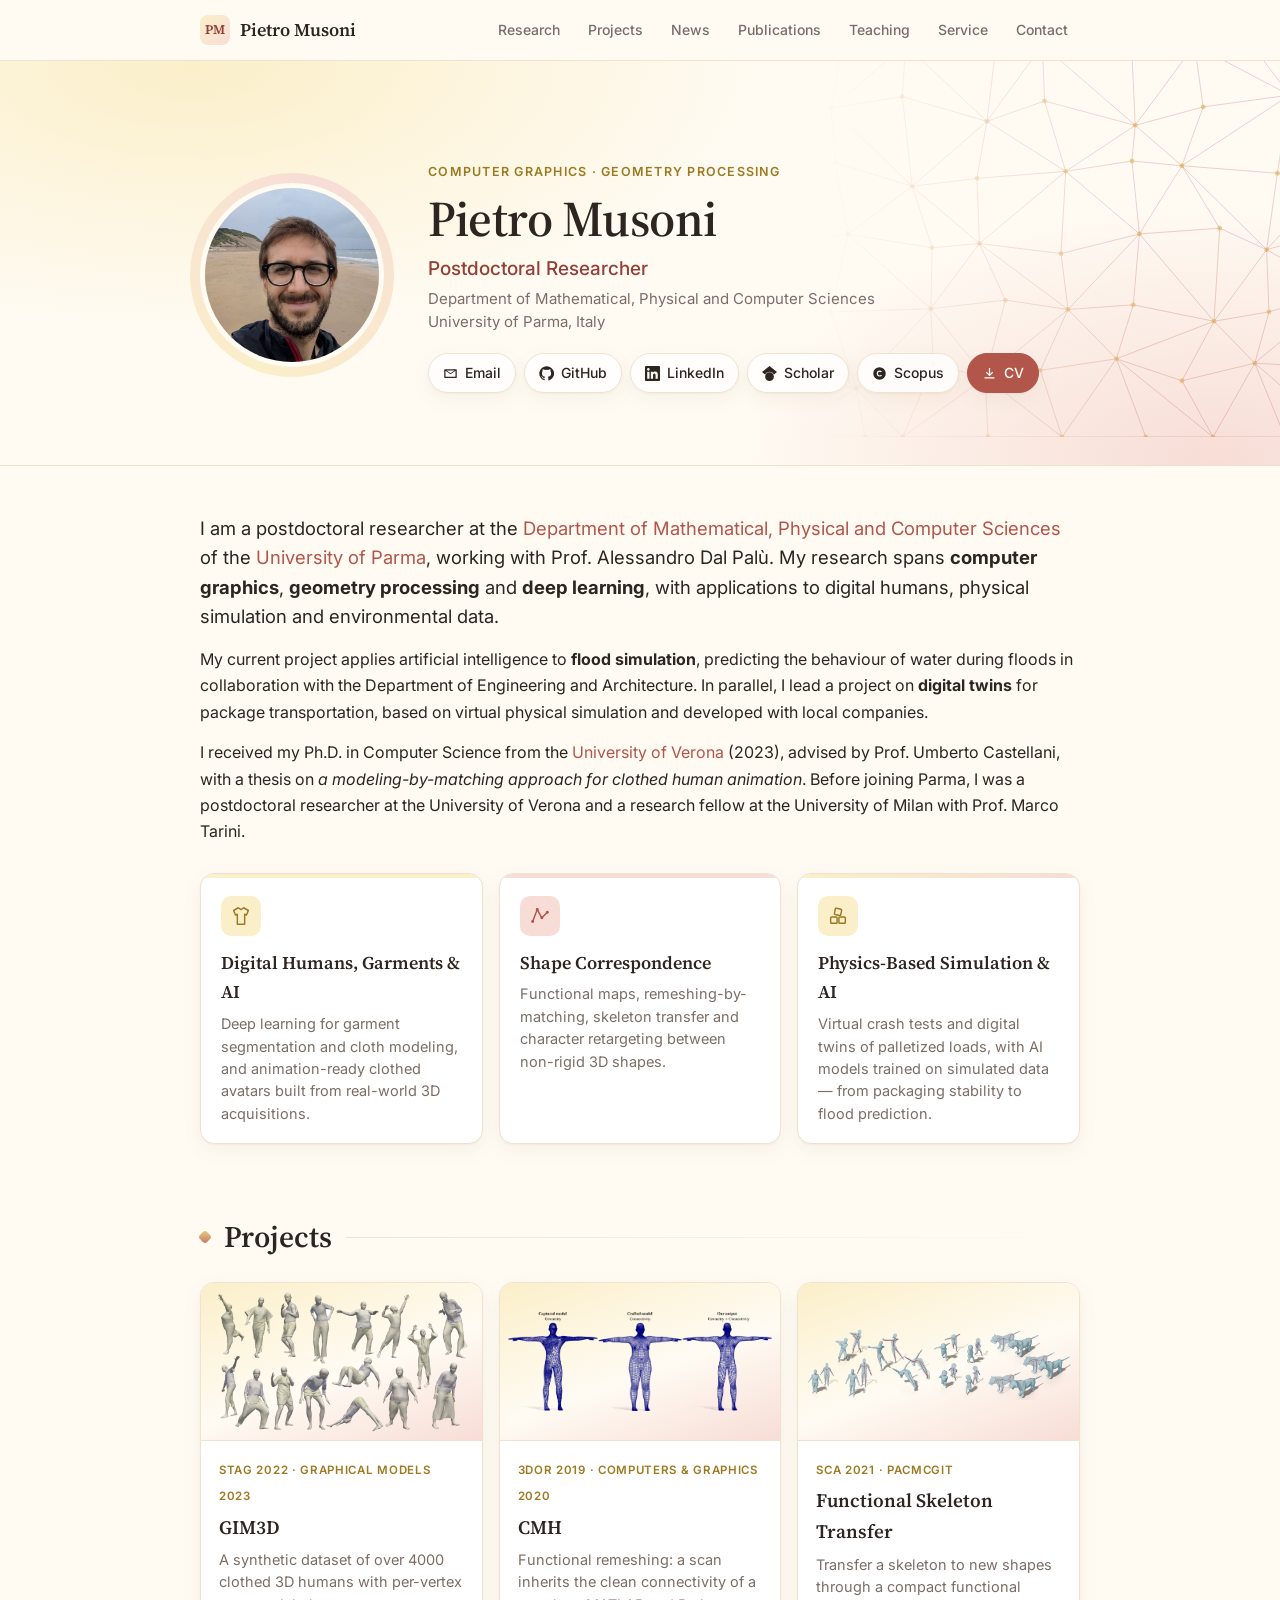
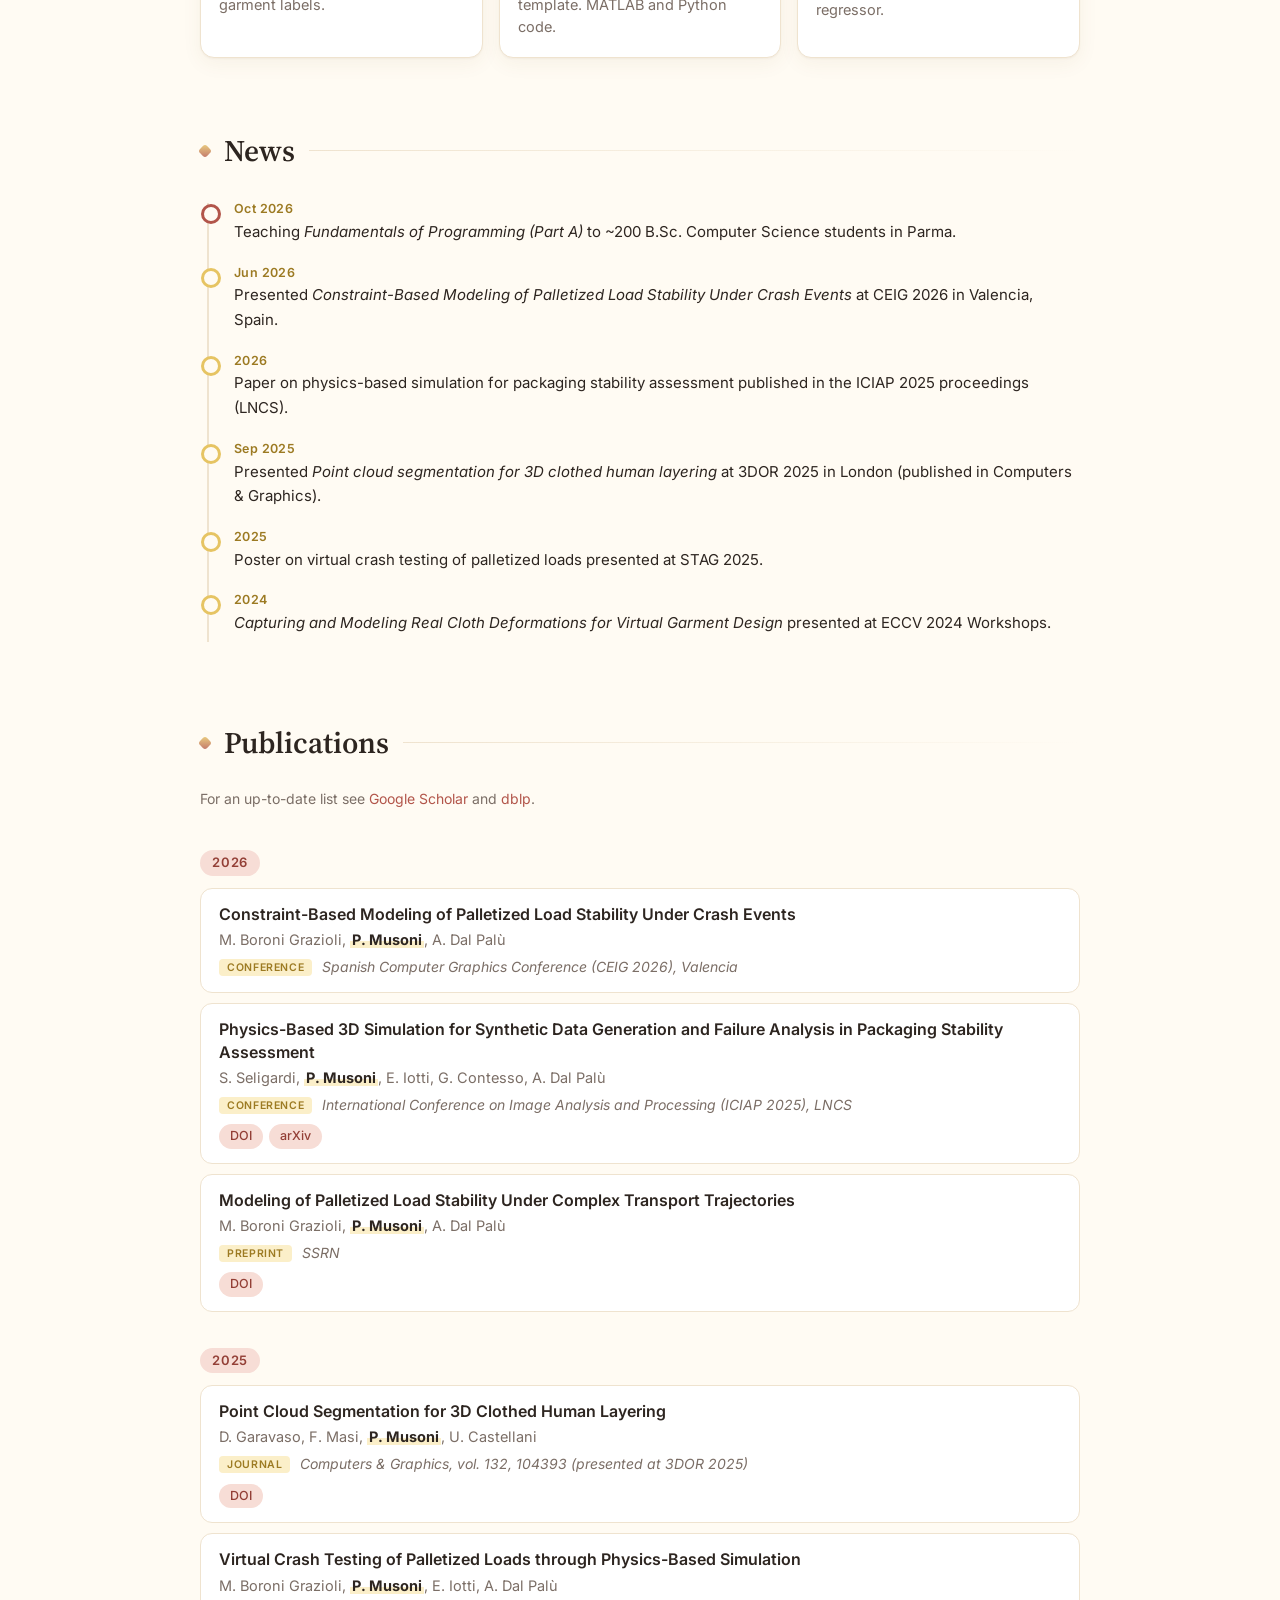
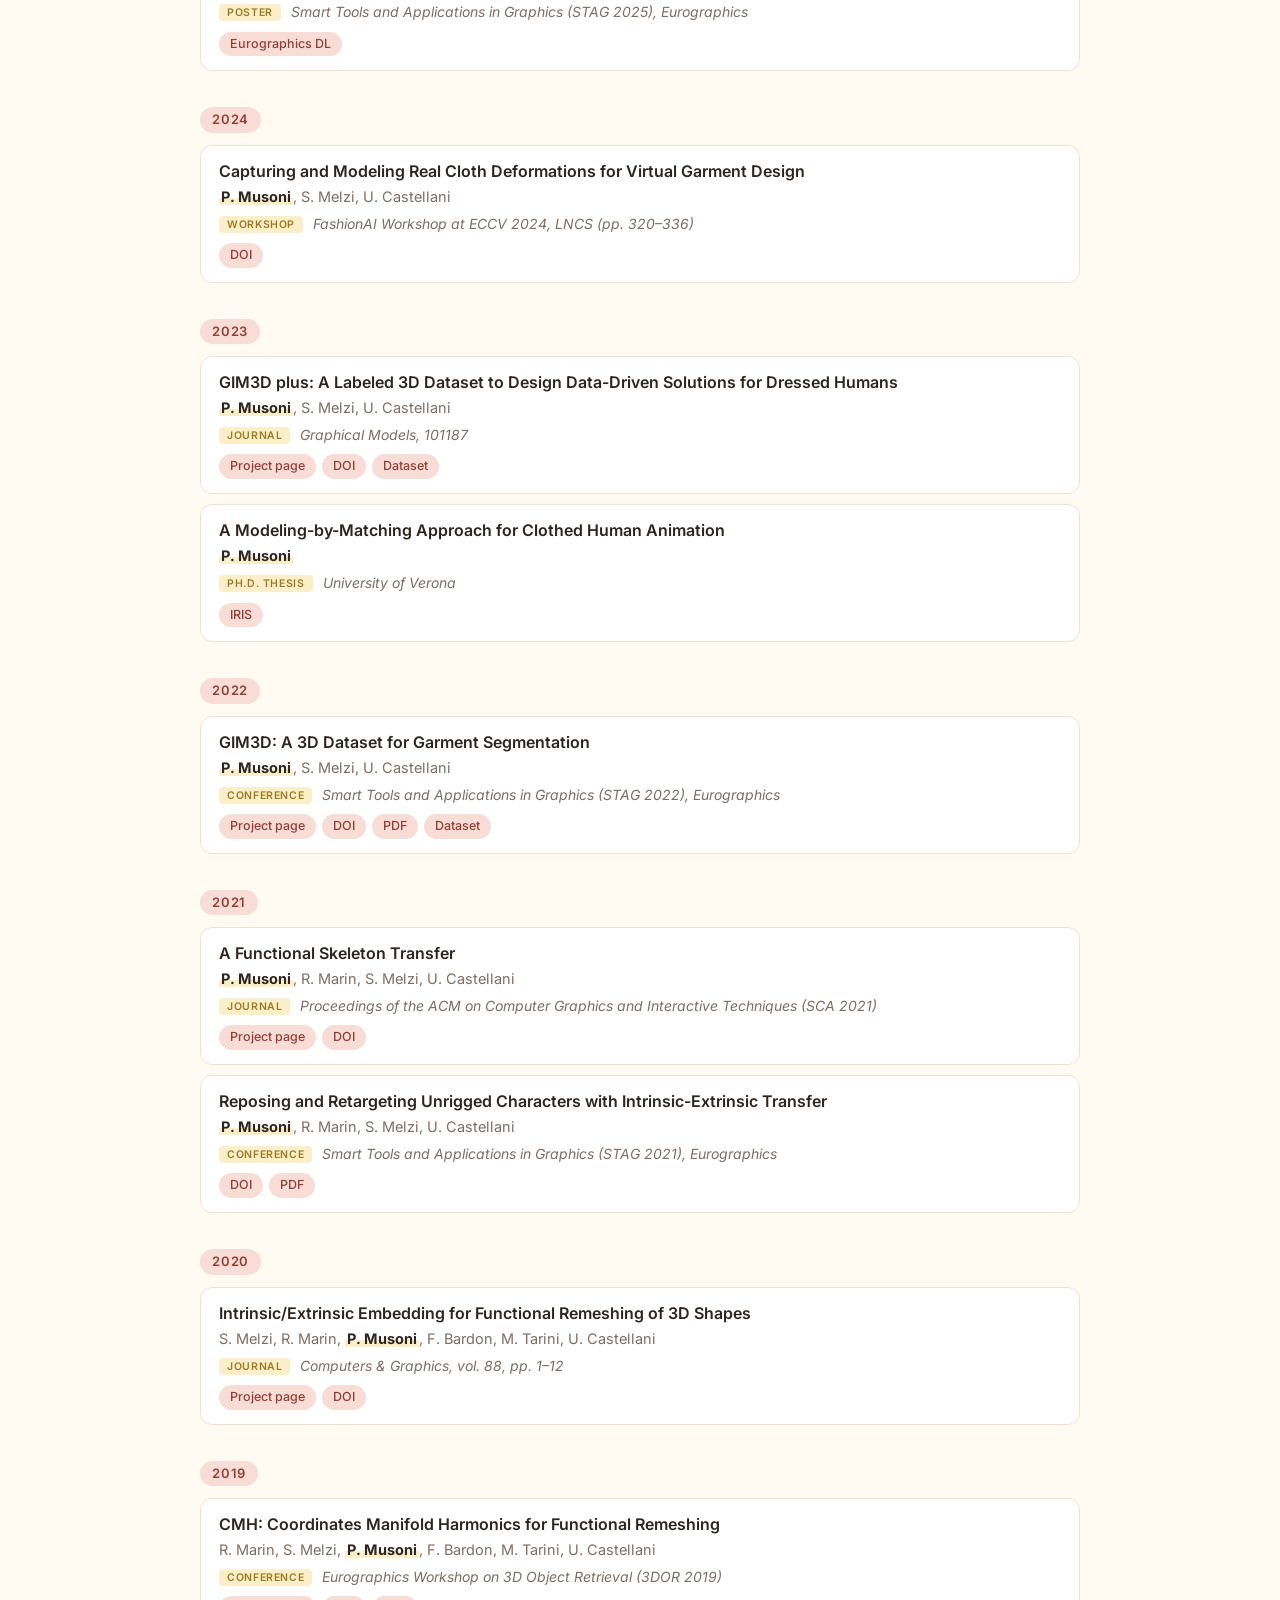
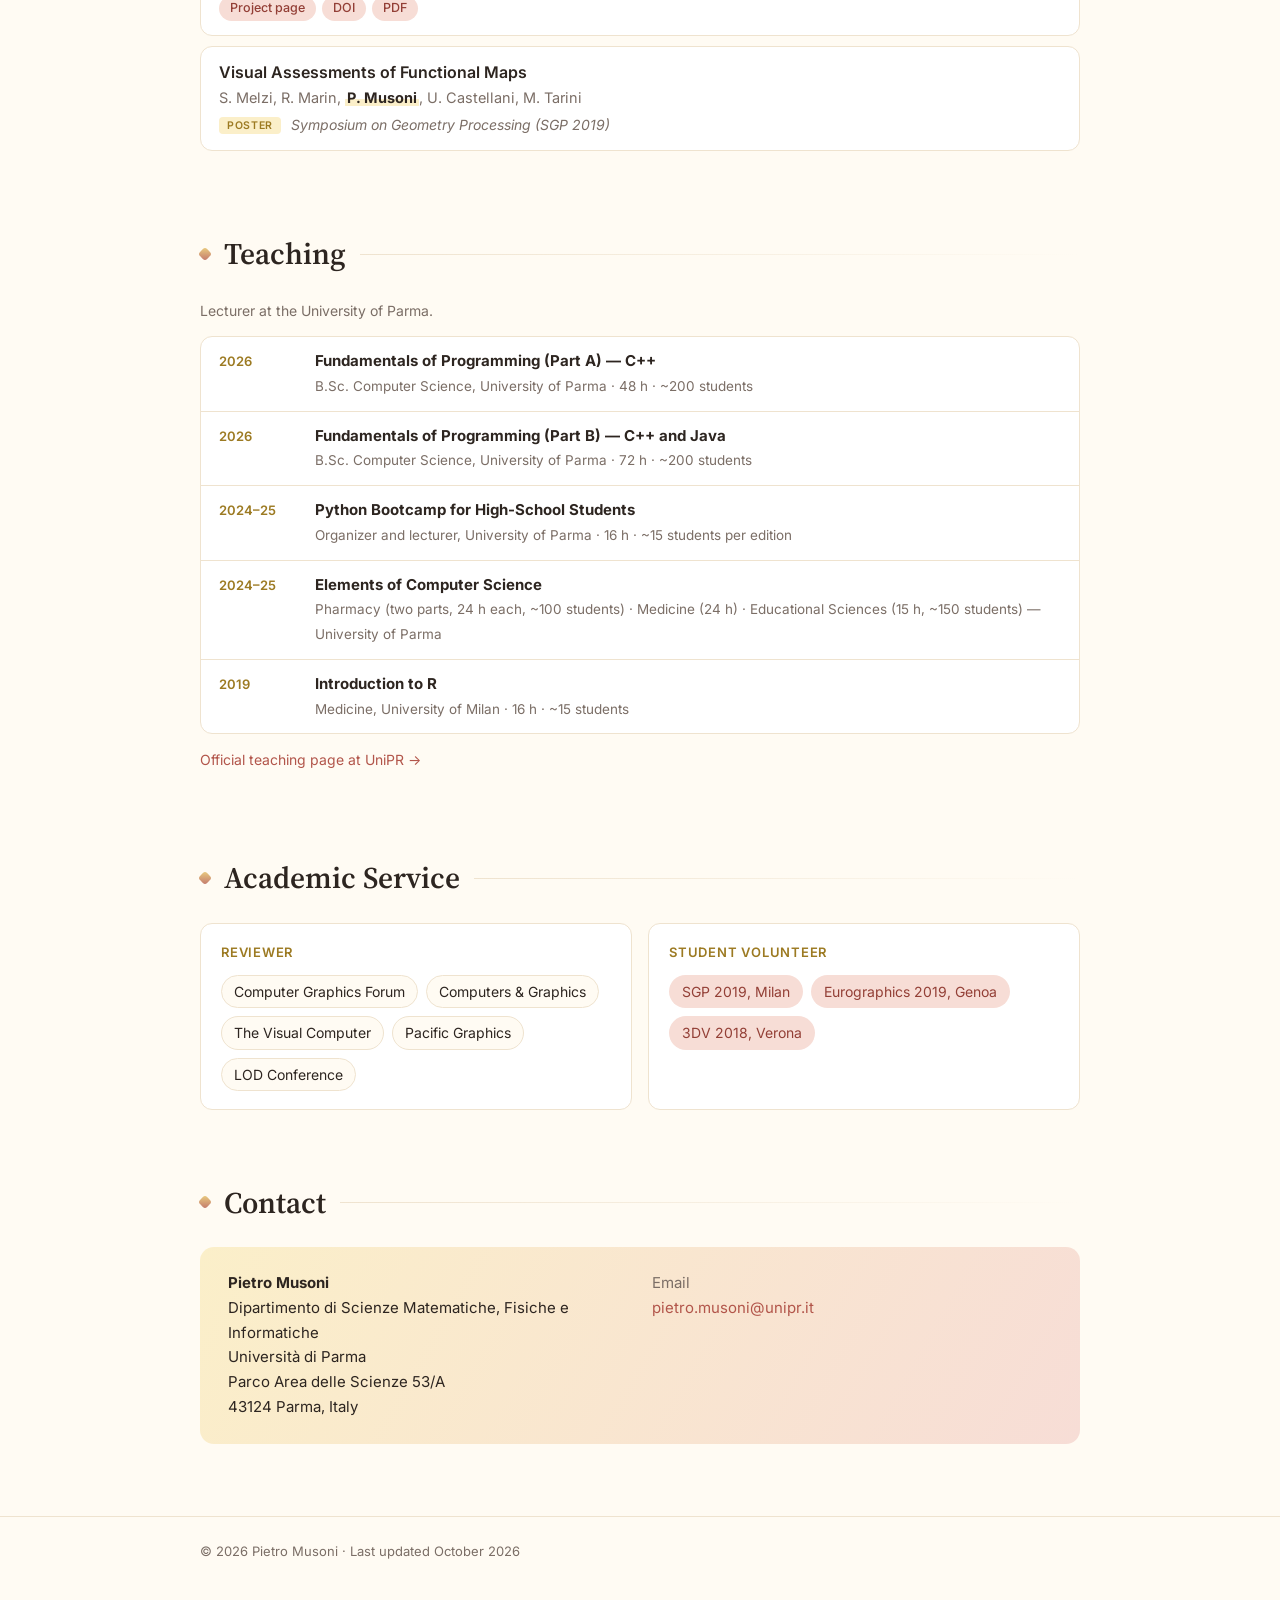
<file: index.html>
<!doctype html>
<html lang="en">
<head>
  <meta charset="utf-8">
  <meta name="viewport" content="width=device-width, initial-scale=1">
  <title>Pietro Musoni</title>
  <meta name="description" content="Pietro Musoni — Postdoctoral researcher in Computer Graphics and Geometry Processing at the University of Parma.">
  <meta name="author" content="Pietro Musoni">
  <meta property="og:title" content="Pietro Musoni">
  <meta property="og:description" content="Postdoctoral researcher in Computer Graphics · University of Parma">
  <meta property="og:type" content="profile">
  <link rel="icon" href="assets/favicon.svg" type="image/svg+xml">
  <link rel="preconnect" href="https://fonts.googleapis.com">
  <link rel="preconnect" href="https://fonts.gstatic.com" crossorigin>
  <link href="https://fonts.googleapis.com/css2?family=Inter:wght@400;500;600&family=Source+Serif+4:opsz,wght@8..60,500;8..60,600&display=swap" rel="stylesheet">
  <link rel="stylesheet" href="assets/style.css?v=7">
</head>
<body>

<header class="topbar">
  <div class="wrap topbar-inner">
    <a class="brand" href="#top"><span class="brand-mark">PM</span>Pietro Musoni</a>
    <nav>
      <a href="#research">Research</a>
      <a href="#projects">Projects</a>
      <a href="#news">News</a>
      <a href="#publications">Publications</a>
      <a href="#teaching">Teaching</a>
      <a href="#service">Service</a>
      <a href="#contact">Contact</a>
    </nav>
  </div>
</header>

<!-- ============ HERO ============ -->
<section class="hero" id="top">
  <div class="hero-mesh" aria-hidden="true"></div>
  <div class="wrap hero-inner">
    <div class="photo">
      <img src="assets/photo.jpg" alt="Pietro Musoni" onerror="this.replaceWith(Object.assign(document.createElement('div'),{className:'photo-fallback',textContent:'PM'}))">
    </div>
    <div class="intro">
      <p class="eyebrow">Computer Graphics · Geometry Processing</p>
      <h1>Pietro Musoni</h1>
      <p class="role">Postdoctoral Researcher</p>
      <p class="affil">
        Department of Mathematical, Physical and Computer Sciences<br>
        University of Parma, Italy
      </p>
      <ul class="links">
        <li><a href="mailto:pietro.musoni@unipr.it" title="pietro.musoni@unipr.it">
          <svg viewBox="0 0 24 24" aria-hidden="true"><path d="M3 5h18a1 1 0 0 1 1 1v12a1 1 0 0 1-1 1H3a1 1 0 0 1-1-1V6a1 1 0 0 1 1-1zm1 2.4V17h16V7.4l-8 5.6-8-5.6zM5.6 7l6.4 4.5L18.4 7H5.6z"/></svg>Email</a></li>
        <li><a href="https://github.com/PietroMsn">
          <svg viewBox="0 0 24 24" aria-hidden="true"><path d="M12 .5a11.5 11.5 0 0 0-3.64 22.41c.58.1.79-.25.79-.56v-2c-3.2.7-3.88-1.37-3.88-1.37-.52-1.33-1.28-1.69-1.28-1.69-1.04-.71.08-.7.08-.7 1.16.08 1.77 1.19 1.77 1.19 1.03 1.76 2.7 1.25 3.36.96.1-.75.4-1.25.73-1.54-2.55-.29-5.24-1.28-5.24-5.68 0-1.26.45-2.28 1.19-3.09-.12-.29-.52-1.46.11-3.05 0 0 .97-.31 3.17 1.18a11 11 0 0 1 5.77 0c2.2-1.49 3.17-1.18 3.17-1.18.63 1.59.23 2.76.11 3.05.74.81 1.19 1.83 1.19 3.09 0 4.41-2.69 5.38-5.26 5.67.41.36.78 1.06.78 2.14v3.17c0 .31.21.67.8.56A11.5 11.5 0 0 0 12 .5z"/></svg>GitHub</a></li>
        <li><a href="https://www.linkedin.com/in/pietro-musoni-2842bb96/">
          <svg viewBox="0 0 24 24" aria-hidden="true"><path d="M20.45 20.45h-3.56v-5.57c0-1.33-.02-3.04-1.85-3.04-1.85 0-2.14 1.45-2.14 2.94v5.67H9.35V9h3.41v1.56h.05a3.74 3.74 0 0 1 3.37-1.85c3.6 0 4.27 2.37 4.27 5.46v6.28zM5.34 7.43a2.06 2.06 0 1 1 0-4.13 2.06 2.06 0 0 1 0 4.13zM7.12 20.45H3.56V9h3.56v11.45zM22.22 0H1.77C.79 0 0 .77 0 1.73v20.54C0 23.23.79 24 1.77 24h20.45c.98 0 1.78-.77 1.78-1.73V1.73C24 .77 23.2 0 22.22 0z"/></svg>LinkedIn</a></li>
        <li><a href="https://scholar.google.com/citations?user=21Jw3joAAAAJ&amp;hl=en">
          <svg viewBox="0 0 24 24" aria-hidden="true"><path d="M12 24a7 7 0 1 1 0-14 7 7 0 0 1 0 14zm0-24L0 9.5l4.84 3.94A8 8 0 0 1 12 9a8 8 0 0 1 7.16 4.44L24 9.5z"/></svg>Scholar</a></li>
        <li><a href="https://www.scopus.com/authid/detail.uri?authorId=57215492621">
          <svg viewBox="0 0 24 24" aria-hidden="true"><path d="M12 2a10 10 0 1 0 0 20 10 10 0 0 0 0-20zm3.9 13.3c-.8.9-2.1 1.6-3.8 1.6-2.7 0-4.6-1.9-4.6-4.9S9.4 7.1 12.1 7.1c1.6 0 2.9.6 3.7 1.6l-1.4 1.3c-.6-.7-1.3-1-2.2-1-1.6 0-2.6 1.2-2.6 3s1 3 2.6 3c.9 0 1.7-.4 2.3-1.1l1.4 1.4z"/></svg>Scopus</a></li>
        <li><a class="cv" href="assets/Musoni_CV.pdf" download="Musoni_CV.pdf">
          <svg viewBox="0 0 24 24" aria-hidden="true"><path d="M11 3h2v9.6l3.3-3.3 1.4 1.4L12 16.4l-5.7-5.7 1.4-1.4 3.3 3.3V3zM4 18h16v2H4z"/></svg>CV</a></li>
      </ul>
    </div>
  </div>
</section>

<main class="wrap">

  <!-- ============ ABOUT + RESEARCH ============ -->
  <section class="about" id="research">
    <p class="lead">
      I am a postdoctoral researcher at the
      <a href="https://smfi.unipr.it/">Department of Mathematical, Physical and Computer Sciences</a>
      of the <a href="https://www.unipr.it/">University of Parma</a>, working with Prof. Alessandro Dal Palù.
      My research spans <strong>computer graphics</strong>, <strong>geometry processing</strong>
      and <strong>deep learning</strong>, with applications to digital humans, physical simulation
      and environmental data.
    </p>
    <p>
      My current project applies artificial intelligence to <strong>flood simulation</strong>,
      predicting the behaviour of water during floods in collaboration with the Department of
      Engineering and Architecture. In parallel, I lead a project on <strong>digital twins</strong>
      for package transportation, based on virtual physical simulation and developed with local companies.
    </p>
    <p>
      I received my Ph.D. in Computer Science from the
      <a href="https://www.di.univr.it/">University of Verona</a> (2023), advised by
      Prof. Umberto Castellani, with a thesis on <em>a modeling-by-matching approach for clothed
      human animation</em>. Before joining Parma, I was a postdoctoral researcher at the University
      of Verona and a research fellow at the University of Milan with Prof. Marco Tarini.
    </p>

    <div class="cards">
      <article class="card">
        <div class="card-icon">
          <svg viewBox="0 0 24 24" aria-hidden="true"><path d="M9 3l3 2 3-2 5 3-2 5-2-1v11H8V10l-2 1-2-5z"/></svg>
        </div>
        <h3>Digital Humans, Garments &amp; AI</h3>
        <p>Deep learning for garment segmentation and cloth modeling, and animation-ready clothed avatars built from real-world 3D acquisitions.</p>
      </article>
      <article class="card">
        <div class="card-icon">
          <svg viewBox="0 0 24 24" aria-hidden="true"><path d="M4 18L9 5l5 9 6-6" /><circle cx="4" cy="18" r="1.6"/><circle cx="9" cy="5" r="1.6"/><circle cx="14" cy="14" r="1.6"/><circle cx="20" cy="8" r="1.6"/></svg>
        </div>
        <h3>Shape Correspondence</h3>
        <p>Functional maps, remeshing-by-matching, skeleton transfer and character retargeting between non-rigid 3D shapes.</p>
      </article>
      <article class="card">
        <div class="card-icon">
          <svg viewBox="0 0 24 24" aria-hidden="true"><rect x="4" y="13" width="7" height="7" rx="1"/><rect x="13" y="13" width="7" height="7" rx="1"/><rect x="8.5" y="4" width="7" height="7" rx="1" transform="rotate(12 12 7.5)"/></svg>
        </div>
        <h3>Physics-Based Simulation &amp; AI</h3>
        <p>Virtual crash tests and digital twins of palletized loads, with AI models trained on simulated data — from packaging stability to flood prediction.</p>
      </article>
    </div>
  </section>

  <!-- ============ PROJECTS ============ -->
  <section id="projects">
    <h2>Projects</h2>
    <div class="projects">
      <a class="project" href="GIM3D/">
        <img src="GIM3D/img/teaser.png?v=3" alt="Clothed 3D humans from the GIM3D dataset" loading="lazy">
        <div class="project-body">
          <span class="project-venue">STAG 2022 · Graphical Models 2023</span>
          <h3>GIM3D</h3>
          <p>A synthetic dataset of over 4000 clothed 3D humans with per-vertex garment labels.</p>
        </div>
      </a>
      <a class="project" href="CMH/">
        <img src="CMH/img/teaser.png?v=3" alt="Mesh connectivity transfer with CMH" loading="lazy">
        <div class="project-body">
          <span class="project-venue">3DOR 2019 · Computers &amp; Graphics 2020</span>
          <h3>CMH</h3>
          <p>Functional remeshing: a scan inherits the clean connectivity of a template. MATLAB and Python code.</p>
        </div>
      </a>
      <a class="project" href="Functional-skeleton-transfer/">
        <img src="Functional-skeleton-transfer/img/teaser.png?v=3" alt="Skeletons transferred to humans, children and animals" loading="lazy">
        <div class="project-body">
          <span class="project-venue">SCA 2021 · PACMCGIT</span>
          <h3>Functional Skeleton Transfer</h3>
          <p>Transfer a skeleton to new shapes through a compact functional regressor.</p>
        </div>
      </a>
    </div>
  </section>

  <!-- ============ NEWS ============ -->
  <section id="news">
    <h2>News</h2>
    <ul class="timeline">
      <li><time>Oct 2026</time> <span>Teaching <em>Fundamentals of Programming (Part A)</em> to ~200 B.Sc. Computer Science students in Parma.</span></li>
      <li><time>Jun 2026</time> <span>Presented <em>Constraint-Based Modeling of Palletized Load Stability Under Crash Events</em> at CEIG 2026 in Valencia, Spain.</span></li>
      <li><time>2026</time> <span>Paper on physics-based simulation for packaging stability assessment published in the ICIAP 2025 proceedings (LNCS).</span></li>
      <li><time>Sep 2025</time> <span>Presented <em>Point cloud segmentation for 3D clothed human layering</em> at 3DOR 2025 in London (published in Computers &amp; Graphics).</span></li>
      <li><time>2025</time> <span>Poster on virtual crash testing of palletized loads presented at STAG 2025.</span></li>
      <li><time>2024</time> <span><em>Capturing and Modeling Real Cloth Deformations for Virtual Garment Design</em> presented at ECCV 2024 Workshops.</span></li>
    </ul>
  </section>

  <!-- ============ PUBLICATIONS ============ -->
  <section id="publications">
    <h2>Publications</h2>
    <p class="muted small">For an up-to-date list see
      <a href="https://scholar.google.com/citations?user=21Jw3joAAAAJ&amp;hl=en">Google Scholar</a> and
      <a href="https://dblp.org/pid/241/1888.html">dblp</a>.</p>

    <h3 class="year">2026</h3>
    <article class="pub">
      <div class="pub-title">Constraint-Based Modeling of Palletized Load Stability Under Crash Events</div>
      <div class="pub-authors">M. Boroni Grazioli, <b>P. Musoni</b>, A. Dal Palù</div>
      <div class="pub-venue"><span class="tag">Conference</span> Spanish Computer Graphics Conference (CEIG 2026), Valencia</div>
    </article>
    <article class="pub">
      <div class="pub-title">Physics-Based 3D Simulation for Synthetic Data Generation and Failure Analysis in Packaging Stability Assessment</div>
      <div class="pub-authors">S. Seligardi, <b>P. Musoni</b>, E. Iotti, G. Contesso, A. Dal Palù</div>
      <div class="pub-venue"><span class="tag">Conference</span> International Conference on Image Analysis and Processing (ICIAP 2025), LNCS</div>
      <div class="pub-links">
        <a href="https://doi.org/10.1007/978-3-032-10185-3_32">DOI</a>
        <a href="https://arxiv.org/abs/2508.13989">arXiv</a>
      </div>
    </article>
    <article class="pub">
      <div class="pub-title">Modeling of Palletized Load Stability Under Complex Transport Trajectories</div>
      <div class="pub-authors">M. Boroni Grazioli, <b>P. Musoni</b>, A. Dal Palù</div>
      <div class="pub-venue"><span class="tag">Preprint</span> SSRN</div>
      <div class="pub-links">
        <a href="https://doi.org/10.2139/ssrn.7219070">DOI</a>
      </div>
    </article>

    <h3 class="year">2025</h3>
    <article class="pub">
      <div class="pub-title">Point Cloud Segmentation for 3D Clothed Human Layering</div>
      <div class="pub-authors">D. Garavaso, F. Masi, <b>P. Musoni</b>, U. Castellani</div>
      <div class="pub-venue"><span class="tag">Journal</span> Computers &amp; Graphics, vol. 132, 104393 (presented at 3DOR 2025)</div>
      <div class="pub-links">
        <a href="https://doi.org/10.1016/j.cag.2025.104393">DOI</a>
      </div>
    </article>
    <article class="pub">
      <div class="pub-title">Virtual Crash Testing of Palletized Loads through Physics-Based Simulation</div>
      <div class="pub-authors">M. Boroni Grazioli, <b>P. Musoni</b>, E. Iotti, A. Dal Palù</div>
      <div class="pub-venue"><span class="tag">Poster</span> Smart Tools and Applications in Graphics (STAG 2025), Eurographics</div>
      <div class="pub-links">
        <a href="https://diglib.eg.org/handle/10.2312/stag20251339">Eurographics DL</a>
      </div>
    </article>

    <h3 class="year">2024</h3>
    <article class="pub">
      <div class="pub-title">Capturing and Modeling Real Cloth Deformations for Virtual Garment Design</div>
      <div class="pub-authors"><b>P. Musoni</b>, S. Melzi, U. Castellani</div>
      <div class="pub-venue"><span class="tag">Workshop</span> FashionAI Workshop at ECCV 2024, LNCS (pp. 320–336)</div>
      <div class="pub-links">
        <a href="https://doi.org/10.1007/978-3-031-91569-7_20">DOI</a>
      </div>
    </article>

    <h3 class="year">2023</h3>
    <article class="pub">
      <div class="pub-title">GIM3D plus: A Labeled 3D Dataset to Design Data-Driven Solutions for Dressed Humans</div>
      <div class="pub-authors"><b>P. Musoni</b>, S. Melzi, U. Castellani</div>
      <div class="pub-venue"><span class="tag">Journal</span> Graphical Models, 101187</div>
      <div class="pub-links">
        <a href="GIM3D/">Project page</a>
        <a href="https://doi.org/10.1016/j.gmod.2023.101187">DOI</a>
        <a href="https://github.com/PietroMsn/GIM3D">Dataset</a>
      </div>
    </article>
    <article class="pub">
      <div class="pub-title">A Modeling-by-Matching Approach for Clothed Human Animation</div>
      <div class="pub-authors"><b>P. Musoni</b></div>
      <div class="pub-venue"><span class="tag">Ph.D. Thesis</span> University of Verona</div>
      <div class="pub-links">
        <a href="https://iris.univr.it/cris/rp/rp31990">IRIS</a>
      </div>
    </article>

    <h3 class="year">2022</h3>
    <article class="pub">
      <div class="pub-title">GIM3D: A 3D Dataset for Garment Segmentation</div>
      <div class="pub-authors"><b>P. Musoni</b>, S. Melzi, U. Castellani</div>
      <div class="pub-venue"><span class="tag">Conference</span> Smart Tools and Applications in Graphics (STAG 2022), Eurographics</div>
      <div class="pub-links">
        <a href="GIM3D/">Project page</a>
        <a href="https://doi.org/10.2312/stag.20221252">DOI</a>
        <a href="https://diglib.eg.org:443/bitstream/handle/10.2312/stag20221252/021-028.pdf">PDF</a>
        <a href="https://github.com/PietroMsn/GIM3D">Dataset</a>
      </div>
    </article>

    <h3 class="year">2021</h3>
    <article class="pub">
      <div class="pub-title">A Functional Skeleton Transfer</div>
      <div class="pub-authors"><b>P. Musoni</b>, R. Marin, S. Melzi, U. Castellani</div>
      <div class="pub-venue"><span class="tag">Journal</span> Proceedings of the ACM on Computer Graphics and Interactive Techniques (SCA 2021)</div>
      <div class="pub-links">
        <a href="Functional-skeleton-transfer/">Project page</a>
        <a href="https://doi.org/10.1145/3480140">DOI</a>
      </div>
    </article>
    <article class="pub">
      <div class="pub-title">Reposing and Retargeting Unrigged Characters with Intrinsic-Extrinsic Transfer</div>
      <div class="pub-authors"><b>P. Musoni</b>, R. Marin, S. Melzi, U. Castellani</div>
      <div class="pub-venue"><span class="tag">Conference</span> Smart Tools and Applications in Graphics (STAG 2021), Eurographics</div>
      <div class="pub-links">
        <a href="https://doi.org/10.2312/stag.20211471">DOI</a>
        <a href="https://diglib.eg.org:443/bitstream/handle/10.2312/stag20211471/021-030.pdf">PDF</a>
      </div>
    </article>

    <h3 class="year">2020</h3>
    <article class="pub">
      <div class="pub-title">Intrinsic/Extrinsic Embedding for Functional Remeshing of 3D Shapes</div>
      <div class="pub-authors">S. Melzi, R. Marin, <b>P. Musoni</b>, F. Bardon, M. Tarini, U. Castellani</div>
      <div class="pub-venue"><span class="tag">Journal</span> Computers &amp; Graphics, vol. 88, pp. 1–12</div>
      <div class="pub-links">
        <a href="CMH/">Project page</a>
        <a href="https://doi.org/10.1016/j.cag.2020.02.002">DOI</a>
      </div>
    </article>

    <h3 class="year">2019</h3>
    <article class="pub">
      <div class="pub-title">CMH: Coordinates Manifold Harmonics for Functional Remeshing</div>
      <div class="pub-authors">R. Marin, S. Melzi, <b>P. Musoni</b>, F. Bardon, M. Tarini, U. Castellani</div>
      <div class="pub-venue"><span class="tag">Conference</span> Eurographics Workshop on 3D Object Retrieval (3DOR 2019)</div>
      <div class="pub-links">
        <a href="CMH/">Project page</a>
        <a href="https://doi.org/10.2312/3dor.20191063">DOI</a>
        <a href="https://diglib.eg.org:443/bitstream/handle/10.2312/3dor20191063/063-070.pdf">PDF</a>
      </div>
    </article>
    <article class="pub">
      <div class="pub-title">Visual Assessments of Functional Maps</div>
      <div class="pub-authors">S. Melzi, R. Marin, <b>P. Musoni</b>, U. Castellani, M. Tarini</div>
      <div class="pub-venue"><span class="tag">Poster</span> Symposium on Geometry Processing (SGP 2019)</div>
    </article>
  </section>

  <!-- ============ TEACHING ============ -->
  <section id="teaching">
    <h2>Teaching</h2>
    <p class="muted small">Lecturer at the University of Parma.</p>
    <table class="teaching">
      <tbody>
        <tr><td class="when">2026</td><td><b>Fundamentals of Programming (Part A) — C++</b><br><span class="muted">B.Sc. Computer Science, University of Parma · 48 h · ~200 students</span></td></tr>
        <tr><td class="when">2026</td><td><b>Fundamentals of Programming (Part B) — C++ and Java</b><br><span class="muted">B.Sc. Computer Science, University of Parma · 72 h · ~200 students</span></td></tr>
        <tr><td class="when">2024–25</td><td><b>Python Bootcamp for High-School Students</b><br><span class="muted">Organizer and lecturer, University of Parma · 16 h · ~15 students per edition</span></td></tr>
        <tr><td class="when">2024–25</td><td><b>Elements of Computer Science</b><br><span class="muted">Pharmacy (two parts, 24 h each, ~100 students) · Medicine (24 h) · Educational Sciences (15 h, ~150 students) — University of Parma</span></td></tr>
        <tr><td class="when">2019</td><td><b>Introduction to R</b><br><span class="muted">Medicine, University of Milan · 16 h · ~15 students</span></td></tr>
      </tbody>
    </table>
    <p class="small"><a href="https://personale.unipr.it/it/ugovdocenti/person/254438">Official teaching page at UniPR →</a></p>
  </section>

  <!-- ============ SERVICE ============ -->
  <section id="service">
    <h2>Academic Service</h2>
    <div class="service">
      <div class="service-block">
        <h3>Reviewer</h3>
        <ul class="chips">
          <li>Computer Graphics Forum</li>
          <li>Computers &amp; Graphics</li>
          <li>The Visual Computer</li>
          <li>Pacific Graphics</li>
          <li>LOD Conference</li>
        </ul>
      </div>
      <div class="service-block">
        <h3>Student volunteer</h3>
        <ul class="chips">
          <li>SGP 2019, Milan</li>
          <li>Eurographics 2019, Genoa</li>
          <li>3DV 2018, Verona</li>
        </ul>
      </div>
    </div>
  </section>

  <!-- ============ CONTACT ============ -->
  <section id="contact">
    <h2>Contact</h2>
    <div class="contact">
      <div>
        <p>
          <b>Pietro Musoni</b><br>
          Dipartimento di Scienze Matematiche, Fisiche e Informatiche<br>
          Università di Parma<br>
          Parco Area delle Scienze 53/A<br>
          43124 Parma, Italy
        </p>
      </div>
      <div>
        <p>
          <span class="muted">Email</span><br>
          <a href="mailto:pietro.musoni@unipr.it">pietro.musoni@unipr.it</a>
        </p>
      </div>
    </div>
  </section>

</main>

<footer>
  <div class="wrap">
    © <span id="y">2026</span> Pietro Musoni · Last updated October 2026
  </div>
</footer>

<script>document.getElementById('y').textContent = new Date().getFullYear();</script>
</body>
</html>
</file>
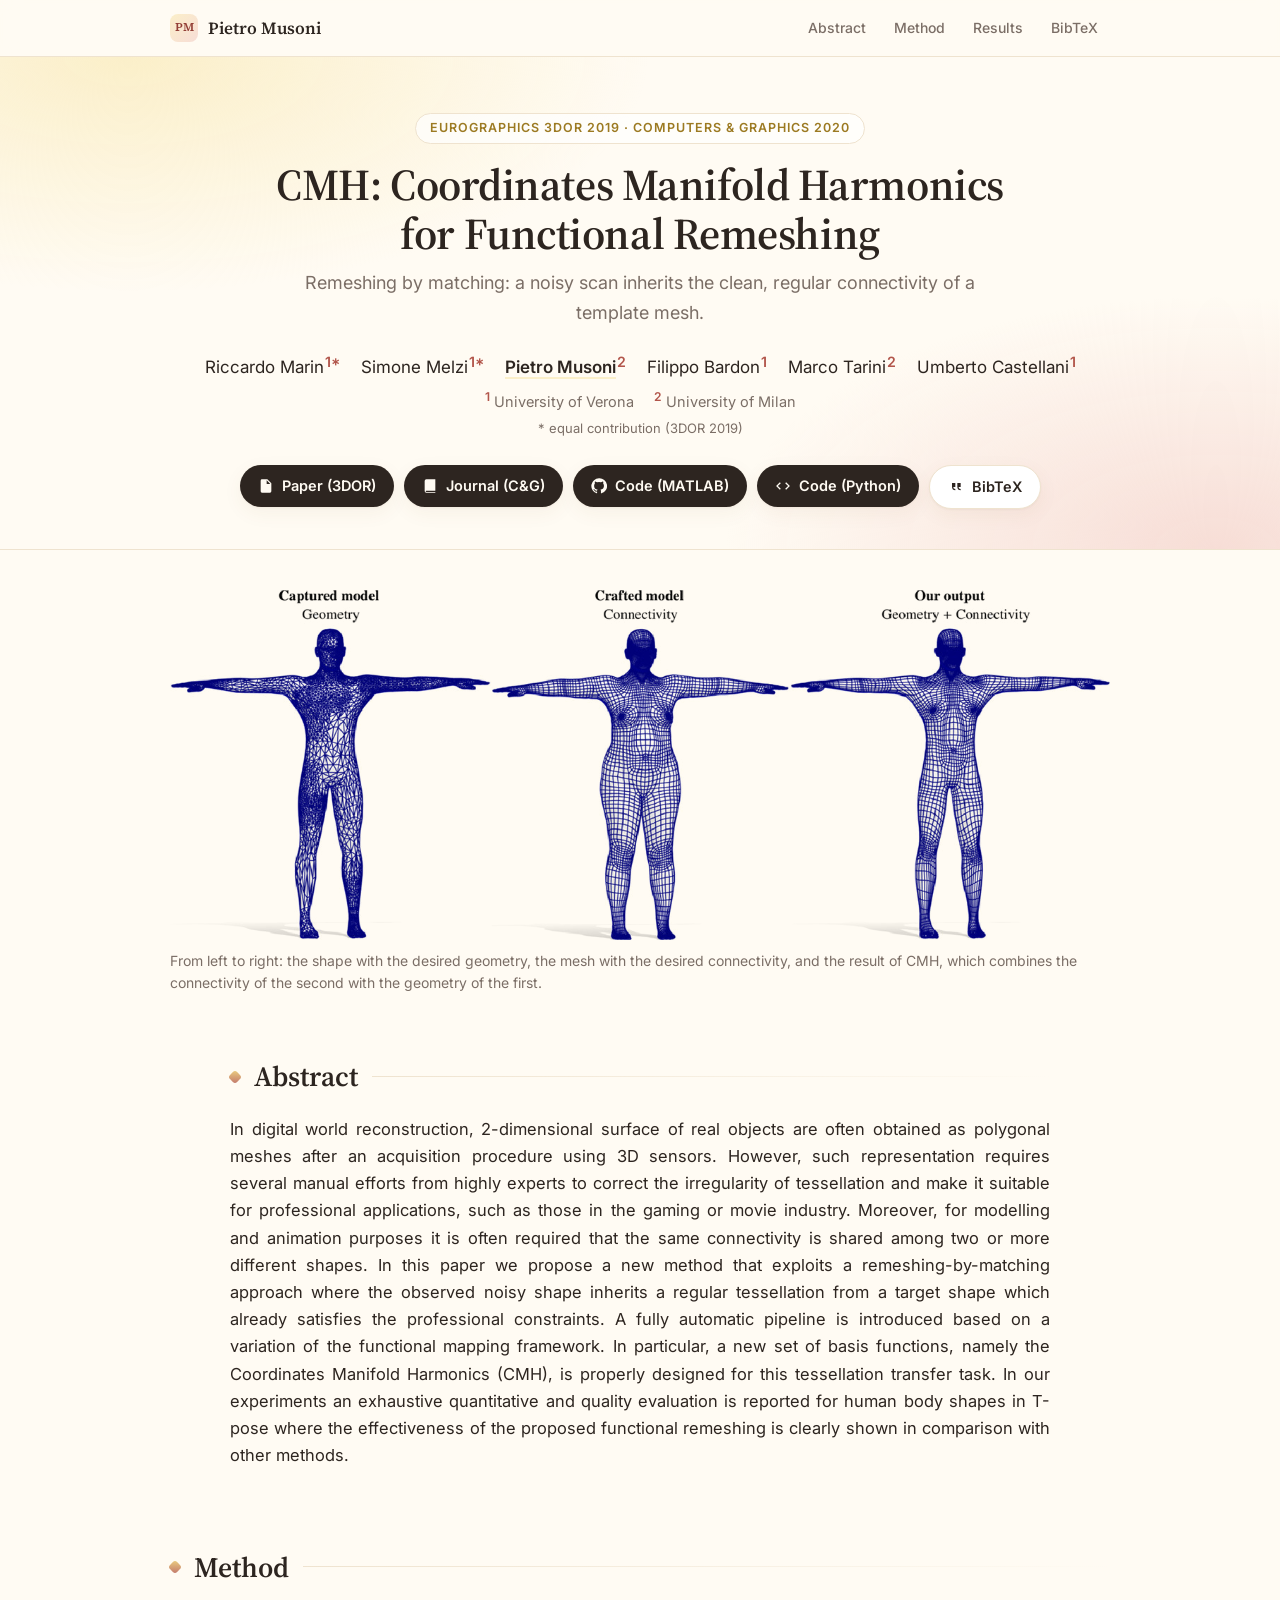
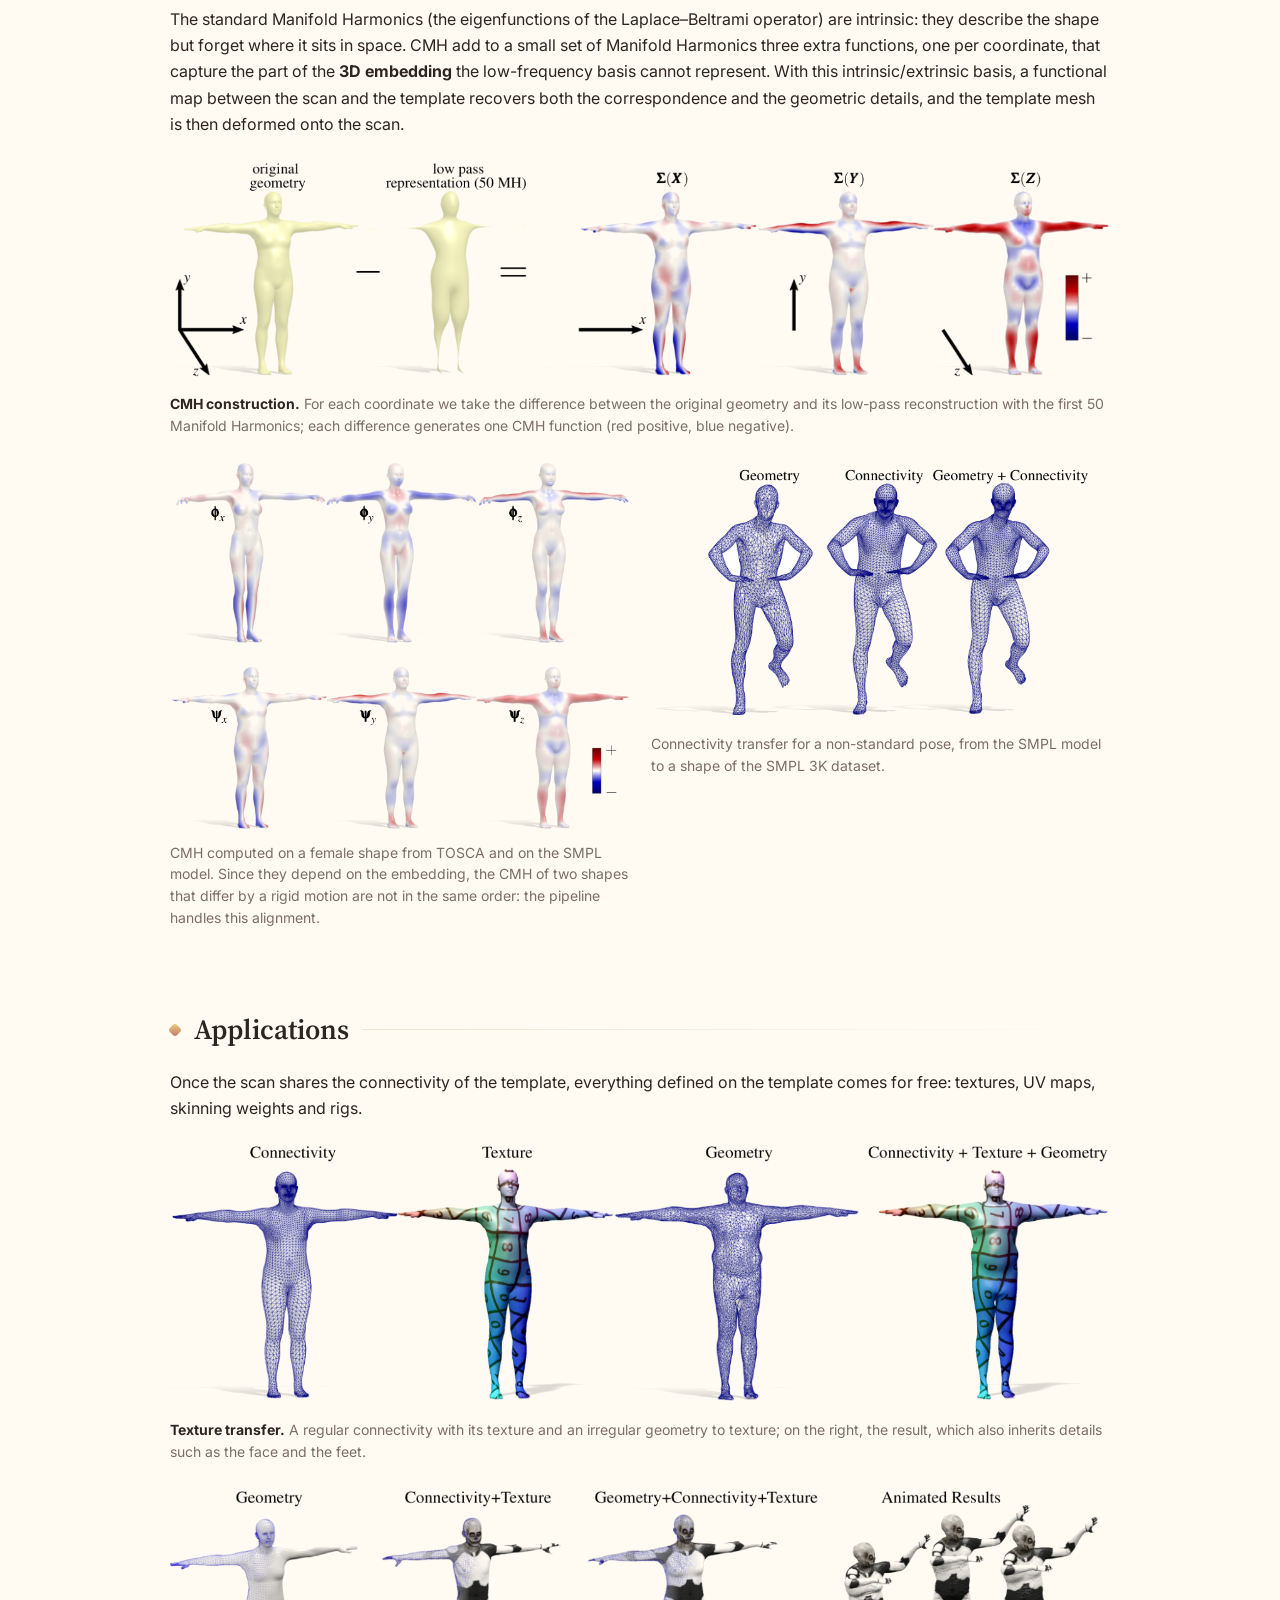
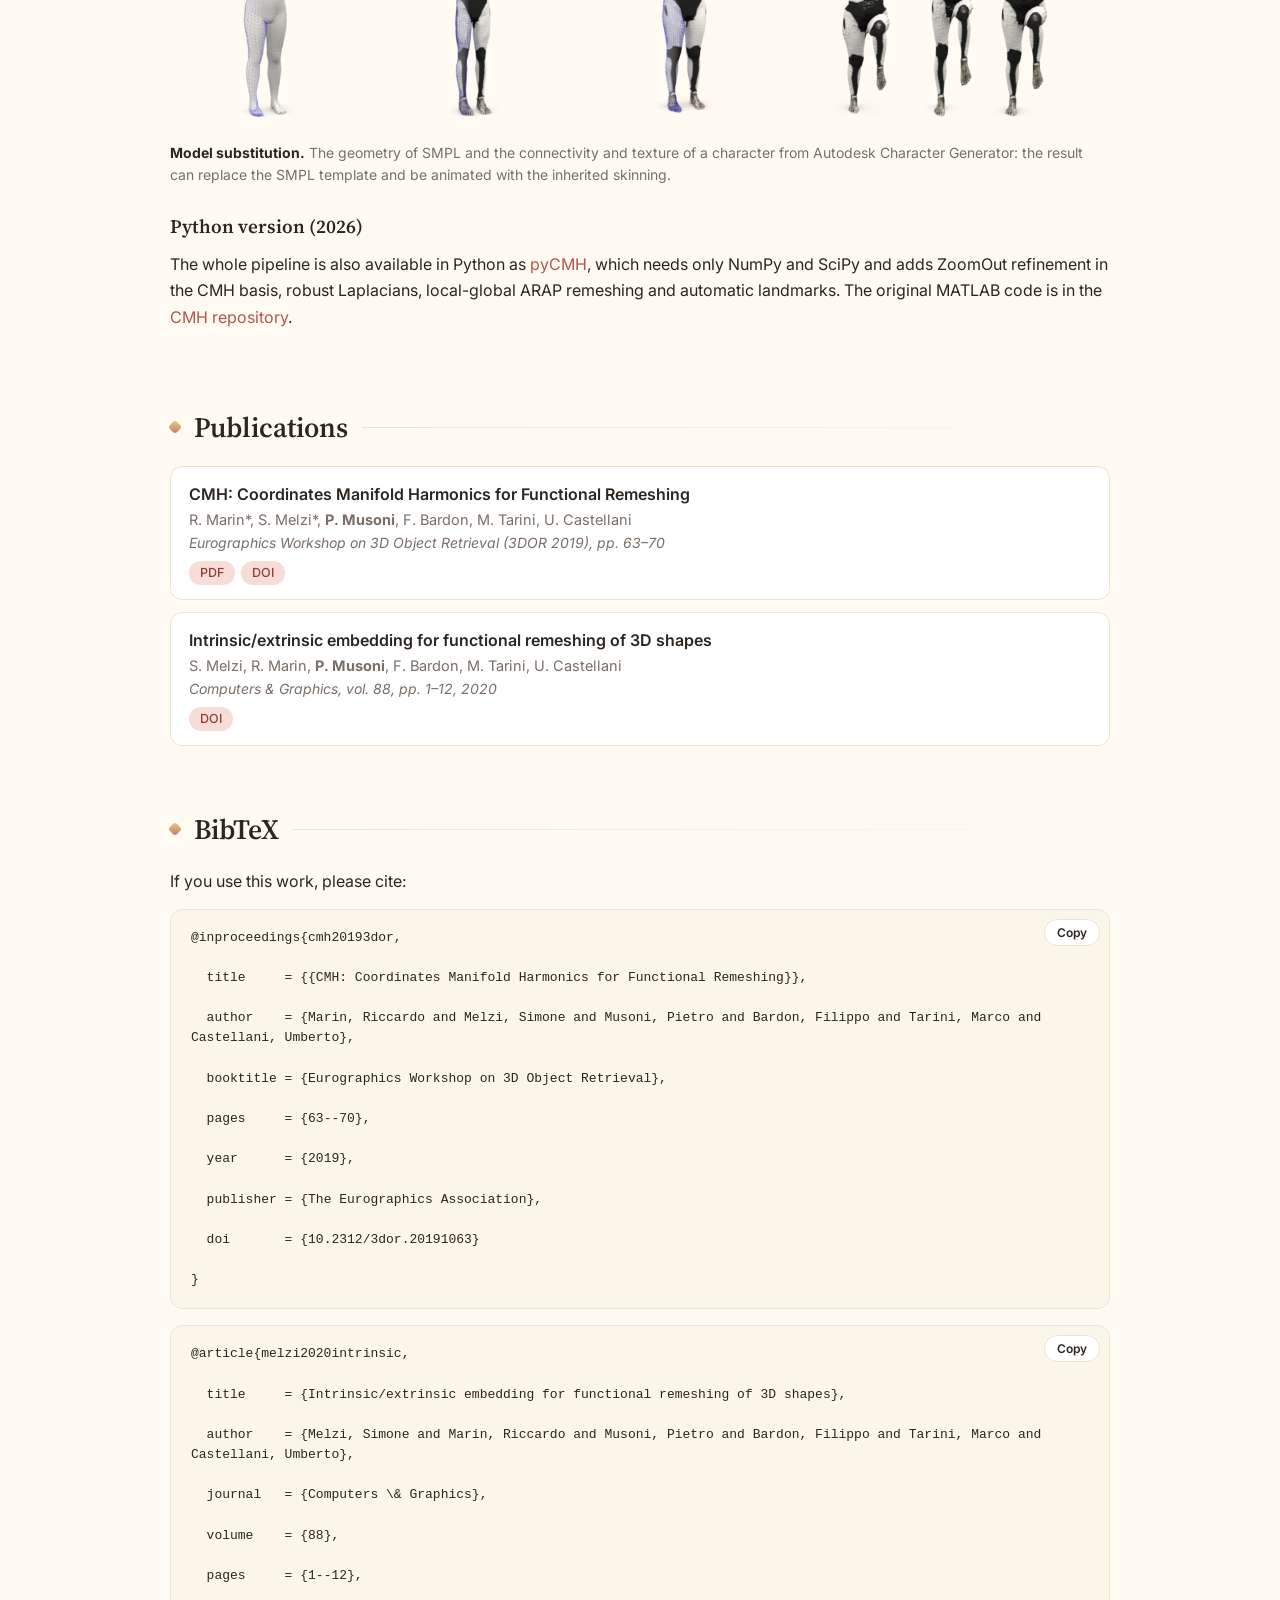
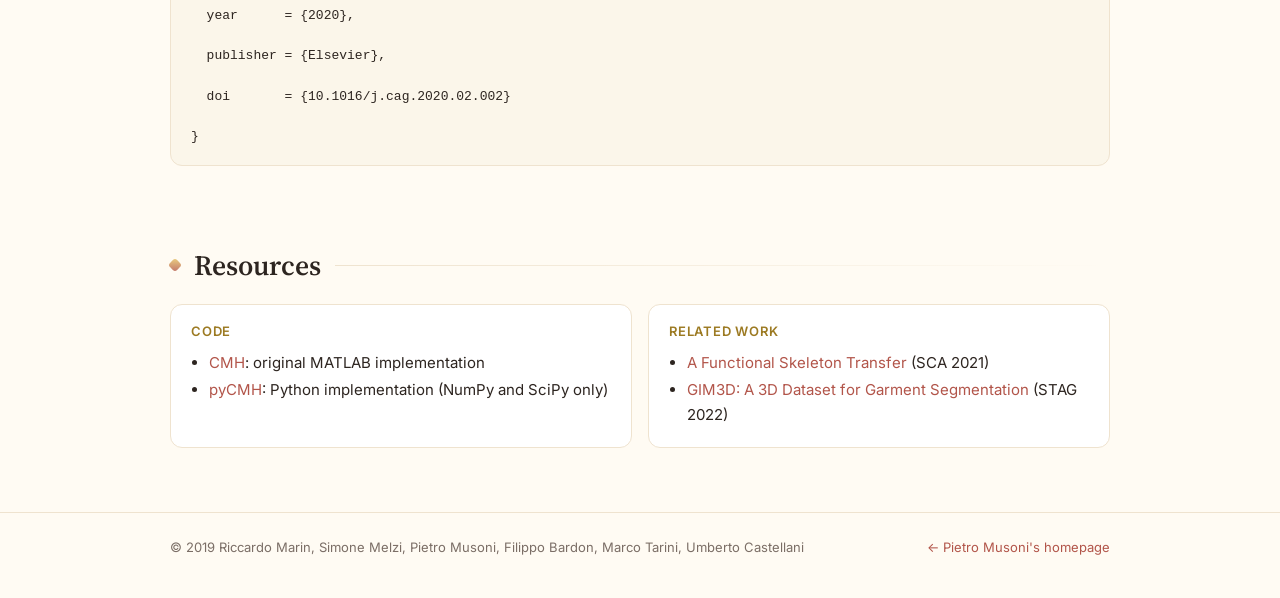
<file: CMH/index.html>
<!doctype html>

<html lang="en">

<head>

  <meta charset="utf-8">

  <meta name="viewport" content="width=device-width, initial-scale=1">

  <title>CMH: Coordinates Manifold Harmonics for Functional Remeshing</title>

  <meta name="description" content="CMH (Coordinates Manifold Harmonics) transfers the connectivity of a template mesh onto the geometry of a scanned shape through functional maps.">

  <meta name="author" content="Riccardo Marin, Simone Melzi, Pietro Musoni, Filippo Bardon, Marco Tarini, Umberto Castellani">

  <meta property="og:title" content="CMH: Coordinates Manifold Harmonics for Functional Remeshing">

  <meta property="og:description" content="CMH (Coordinates Manifold Harmonics) transfers the connectivity of a template mesh onto the geometry of a scanned shape through functional maps.">

  <meta property="og:type" content="website">

  <meta property="og:image" content="https://pietromsn.github.io/CMH/img/teaser.png?v=3">

  <link rel="icon" href="../assets/favicon.svg" type="image/svg+xml">

  <link rel="preconnect" href="https://fonts.googleapis.com">

  <link rel="preconnect" href="https://fonts.gstatic.com" crossorigin>

  <link href="https://fonts.googleapis.com/css2?family=Inter:wght@400;500;600&family=Source+Serif+4:opsz,wght@8..60,500;8..60,600&display=swap" rel="stylesheet">

  <link rel="stylesheet" href="../assets/project.css?v=3">

</head>

<body>



<header class="topbar">

  <div class="wrap topbar-inner">

    <a class="brand" href="../"><span class="brand-mark">PM</span><span class="brand-name">Pietro Musoni</span></a>

    <nav>

      <a href="#abstract">Abstract</a>

      <a href="#method">Method</a>

      <a href="#results">Results</a>

      <a href="#bibtex">BibTeX</a>

    </nav>

  </div>

</header>



<section class="head">

  <div class="wrap">

    <p class="venue">Eurographics 3DOR 2019 · Computers &amp; Graphics 2020</p>

    <h1>CMH: Coordinates Manifold Harmonics<br>for Functional Remeshing</h1>

    <p class="tagline">Remeshing by matching: a noisy scan inherits the clean, regular connectivity of a template mesh.</p>

    <p class="authors">

        <span>Riccardo Marin<sup>1*</sup></span>
        <span>Simone Melzi<sup>1*</sup></span>
        <span><a href="../">Pietro Musoni</a><sup>2</sup></span>
        <span>Filippo Bardon<sup>1</sup></span>
        <span>Marco Tarini<sup>2</sup></span>
        <span>Umberto Castellani<sup>1</sup></span>

    </p>

    <p class="affils">

        <span><sup>1</sup> University of Verona</span>
        <span><sup>2</sup> University of Milan</span>

    </p>
      <p class="note">* equal contribution (3DOR 2019)</p>

    <ul class="buttons">

        <li><a href="https://diglib.eg.org/bitstream/handle/10.2312/3dor20191063/063-070.pdf"><svg viewBox="0 0 24 24" aria-hidden="true"><path d="M6 2a2 2 0 0 0-2 2v16a2 2 0 0 0 2 2h12a2 2 0 0 0 2-2V8l-6-6H6zm7 1.5L18.5 9H13V3.5z"/></svg>Paper (3DOR)</a></li>
        <li><a href="https://doi.org/10.1016/j.cag.2020.02.002"><svg viewBox="0 0 24 24" aria-hidden="true"><path d="M4 4.5A2.5 2.5 0 0 1 6.5 2H20v17H6.5a1 1 0 0 0 0 2H20v1H6.5A2.5 2.5 0 0 1 4 19.5v-15z"/></svg>Journal (C&amp;G)</a></li>
        <li><a href="https://github.com/PietroMsn/CMH"><svg viewBox="0 0 24 24" aria-hidden="true"><path d="M12 .5a11.5 11.5 0 0 0-3.64 22.41c.58.1.79-.25.79-.56v-2c-3.2.7-3.88-1.37-3.88-1.37-.52-1.33-1.28-1.69-1.28-1.69-1.04-.71.08-.7.08-.7 1.16.08 1.77 1.19 1.77 1.19 1.03 1.76 2.7 1.25 3.36.96.1-.75.4-1.25.73-1.54-2.55-.29-5.24-1.28-5.24-5.68 0-1.26.45-2.28 1.19-3.09-.12-.29-.52-1.46.11-3.05 0 0 .97-.31 3.17 1.18a11 11 0 0 1 5.77 0c2.2-1.49 3.17-1.18 3.17-1.18.63 1.59.23 2.76.11 3.05.74.81 1.19 1.83 1.19 3.09 0 4.41-2.69 5.38-5.26 5.67.41.36.78 1.06.78 2.14v3.17c0 .31.21.67.8.56A11.5 11.5 0 0 0 12 .5z"/></svg>Code (MATLAB)</a></li>
        <li><a href="https://github.com/PietroMsn/pyCMH"><svg viewBox="0 0 24 24" aria-hidden="true"><path d="M8.7 16.3 4.4 12l4.3-4.3-1.4-1.4L1.6 12l5.7 5.7zm6.6 0 4.3-4.3-4.3-4.3 1.4-1.4 5.7 5.7-5.7 5.7z"/></svg>Code (Python)</a></li>
        <li><a class="soft" href="#bibtex"><svg viewBox="0 0 24 24" aria-hidden="true"><path d="M7 6h4v6H8c0 2 1 3 3 3v2c-3 0-5-2-5-5V6zm8 0h4v6h-3c0 2 1 3 3 3v2c-3 0-5-2-5-5V6z"/></svg>BibTeX</a></li>

    </ul>

  </div>

</section>



<main class="wrap">

  <figure class="wide teaser">

    <a class="zoom" href="img/teaser.png?v=3"><img src="img/teaser.png?v=3" alt="Mesh transfer: desired geometry, desired connectivity and the result"></a>

    <p class="swipe">Swipe sideways to see the whole figure · tap to enlarge</p>
    <figcaption>From left to right: the shape with the desired geometry, the mesh with the desired connectivity, and the result of CMH, which combines the connectivity of the second with the geometry of the first.</figcaption>

  </figure>



  <div class="narrow" style="margin:0 auto">

  <section id="abstract">

    <h2>Abstract</h2>

    <p class="abstract">In digital world reconstruction, 2-dimensional surface of real objects are often obtained as polygonal meshes after an acquisition procedure using 3D sensors. However, such representation requires several manual efforts from highly experts to correct the irregularity of tessellation and make it suitable for professional applications, such as those in the gaming or movie industry. Moreover, for modelling and animation purposes it is often required that the same connectivity is shared among two or more different shapes. In this paper we propose a new method that exploits a remeshing-by-matching approach where the observed noisy shape inherits a regular tessellation from a target shape which already satisfies the professional constraints. A fully automatic pipeline is introduced based on a variation of the functional mapping framework. In particular, a new set of basis functions, namely the Coordinates Manifold Harmonics (CMH), is properly designed for this tessellation transfer task. In our experiments an exhaustive quantitative and quality evaluation is reported for human body shapes in T-pose where the effectiveness of the proposed functional remeshing is clearly shown in comparison with other methods.</p>

  </section>

  </div>



  <section id="method">

    <h2>Method</h2>

    <p>The standard Manifold Harmonics (the eigenfunctions of the Laplace–Beltrami operator) are intrinsic: they describe the shape

      but forget where it sits in space. CMH add to a small set of Manifold Harmonics three extra functions, one per coordinate,

      that capture the part of the <b>3D embedding</b> the low-frequency basis cannot represent. With this intrinsic/extrinsic

      basis, a functional map between the scan and the template recovers both the correspondence and the geometric details,

      and the template mesh is then deformed onto the scan.</p>

    <figure class="wide fig-block">

      <a class="zoom" href="img/construction.png?v=3"><img src="img/construction.png?v=3" alt="Construction of the Coordinates Manifold Harmonics"></a>

      <p class="swipe">Swipe sideways to see the whole figure · tap to enlarge</p>
    <figcaption><b>CMH construction.</b> For each coordinate we take the difference between the original geometry and its low-pass

        reconstruction with the first 50 Manifold Harmonics; each difference generates one CMH function (red positive, blue negative).</figcaption>

    </figure>

    <div class="fig-grid">

      <figure>

        <a class="zoom" href="img/cmh_basis.png?v=3"><img src="img/cmh_basis.png?v=3" alt="CMH functions on two shapes"></a>

        <figcaption>CMH computed on a female shape from TOSCA and on the SMPL model. Since they depend on the embedding,

          the CMH of two shapes that differ by a rigid motion are not in the same order: the pipeline handles this alignment.</figcaption>

      </figure>

      <figure>

        <a class="zoom" href="img/nonstandard_pose.png?v=3"><img src="img/nonstandard_pose.png?v=3" alt="Connectivity transfer for a non-standard pose"></a>

        <figcaption>Connectivity transfer for a non-standard pose, from the SMPL model to a shape of the SMPL 3K dataset.</figcaption>

      </figure>

    </div>

  </section>



  <section id="results">

    <h2>Applications</h2>

    <p>Once the scan shares the connectivity of the template, everything defined on the template comes for free: textures, UV maps,

      skinning weights and rigs.</p>

    <figure class="wide fig-block">

      <a class="zoom" href="img/texture_transfer.png?v=3"><img src="img/texture_transfer.png?v=3" alt="Texture transfer between models"></a>

      <p class="swipe">Swipe sideways to see the whole figure · tap to enlarge</p>
    <figcaption><b>Texture transfer.</b> A regular connectivity with its texture and an irregular geometry to texture; on the right,

        the result, which also inherits details such as the face and the feet.</figcaption>

    </figure>

    <figure class="wide fig-block">

      <a class="zoom" href="img/model_substitution.png?v=3"><img src="img/model_substitution.png?v=3" alt="Model substitution experiment"></a>

      <p class="swipe">Swipe sideways to see the whole figure · tap to enlarge</p>
    <figcaption><b>Model substitution.</b> The geometry of SMPL and the connectivity and texture of a character from Autodesk Character

        Generator: the result can replace the SMPL template and be animated with the inherited skinning.</figcaption>

    </figure>

    <h3>Python version (2026)</h3>

    <p>The whole pipeline is also available in Python as <a href="https://github.com/PietroMsn/pyCMH">pyCMH</a>, which needs only

      NumPy and SciPy and adds ZoomOut refinement in the CMH basis, robust Laplacians, local-global ARAP remeshing and automatic

      landmarks. The original MATLAB code is in the <a href="https://github.com/PietroMsn/CMH">CMH repository</a>.</p>

  </section>





  <section id="publications">

    <h2>Publications</h2>

    <ul class="pubs">

      <li><div class="t">CMH: Coordinates Manifold Harmonics for Functional Remeshing</div><div class="a">R. Marin*, S. Melzi*, <b>P. Musoni</b>, F. Bardon, M. Tarini, U. Castellani</div><div class="v">Eurographics Workshop on 3D Object Retrieval (3DOR 2019), pp. 63–70</div><div class="links"><a href="https://diglib.eg.org/bitstream/handle/10.2312/3dor20191063/063-070.pdf">PDF</a><a href="https://doi.org/10.2312/3dor.20191063">DOI</a></div></li>
      <li><div class="t">Intrinsic/extrinsic embedding for functional remeshing of 3D shapes</div><div class="a">S. Melzi, R. Marin, <b>P. Musoni</b>, F. Bardon, M. Tarini, U. Castellani</div><div class="v">Computers &amp; Graphics, vol. 88, pp. 1–12, 2020</div><div class="links"><a href="https://doi.org/10.1016/j.cag.2020.02.002">DOI</a></div></li>

    </ul>

  </section>



  <section id="bibtex">

    <h2>BibTeX</h2>

    <p>If you use this work, please cite:</p>

    <div class="bib"><button type="button" onclick="copyBib(this)">Copy</button><pre>@inproceedings{cmh20193dor,

  title     = {{CMH: Coordinates Manifold Harmonics for Functional Remeshing}},

  author    = {Marin, Riccardo and Melzi, Simone and Musoni, Pietro and Bardon, Filippo and Tarini, Marco and Castellani, Umberto},

  booktitle = {Eurographics Workshop on 3D Object Retrieval},

  pages     = {63--70},

  year      = {2019},

  publisher = {The Eurographics Association},

  doi       = {10.2312/3dor.20191063}

}</pre></div>
    <div class="bib"><button type="button" onclick="copyBib(this)">Copy</button><pre>@article{melzi2020intrinsic,

  title     = {Intrinsic/extrinsic embedding for functional remeshing of 3D shapes},

  author    = {Melzi, Simone and Marin, Riccardo and Musoni, Pietro and Bardon, Filippo and Tarini, Marco and Castellani, Umberto},

  journal   = {Computers \&amp; Graphics},

  volume    = {88},

  pages     = {1--12},

  year      = {2020},

  publisher = {Elsevier},

  doi       = {10.1016/j.cag.2020.02.002}

}</pre></div>

  </section>



  <section id="resources">

    <h2>Resources</h2>

    <div class="res">

      <div class="res-block"><h3>Code</h3><ul><li><a href="https://github.com/PietroMsn/CMH">CMH</a>: original MATLAB implementation</li><li><a href="https://github.com/PietroMsn/pyCMH">pyCMH</a>: Python implementation (NumPy and SciPy only)</li></ul></div>
      <div class="res-block"><h3>Related work</h3><ul><li><a href="../Functional-skeleton-transfer/">A Functional Skeleton Transfer</a> (SCA 2021)</li><li><a href="../GIM3D/">GIM3D: A 3D Dataset for Garment Segmentation</a> (STAG 2022)</li></ul></div>

    </div>

  </section>



</main>



<footer>

  <div class="wrap">

    <span>© 2019 Riccardo Marin, Simone Melzi, Pietro Musoni, Filippo Bardon, Marco Tarini, Umberto Castellani</span>

    <a href="../">← Pietro Musoni's homepage</a>

  </div>

</footer>



<script>

function copyBib(btn) {

  const text = btn.nextElementSibling.textContent;

  const done = () => { btn.textContent = "Copied"; setTimeout(() => btn.textContent = "Copy", 1600); };

  if (navigator.clipboard) navigator.clipboard.writeText(text).then(done, () => {});

}

</script>

</body>

</html>
</file>
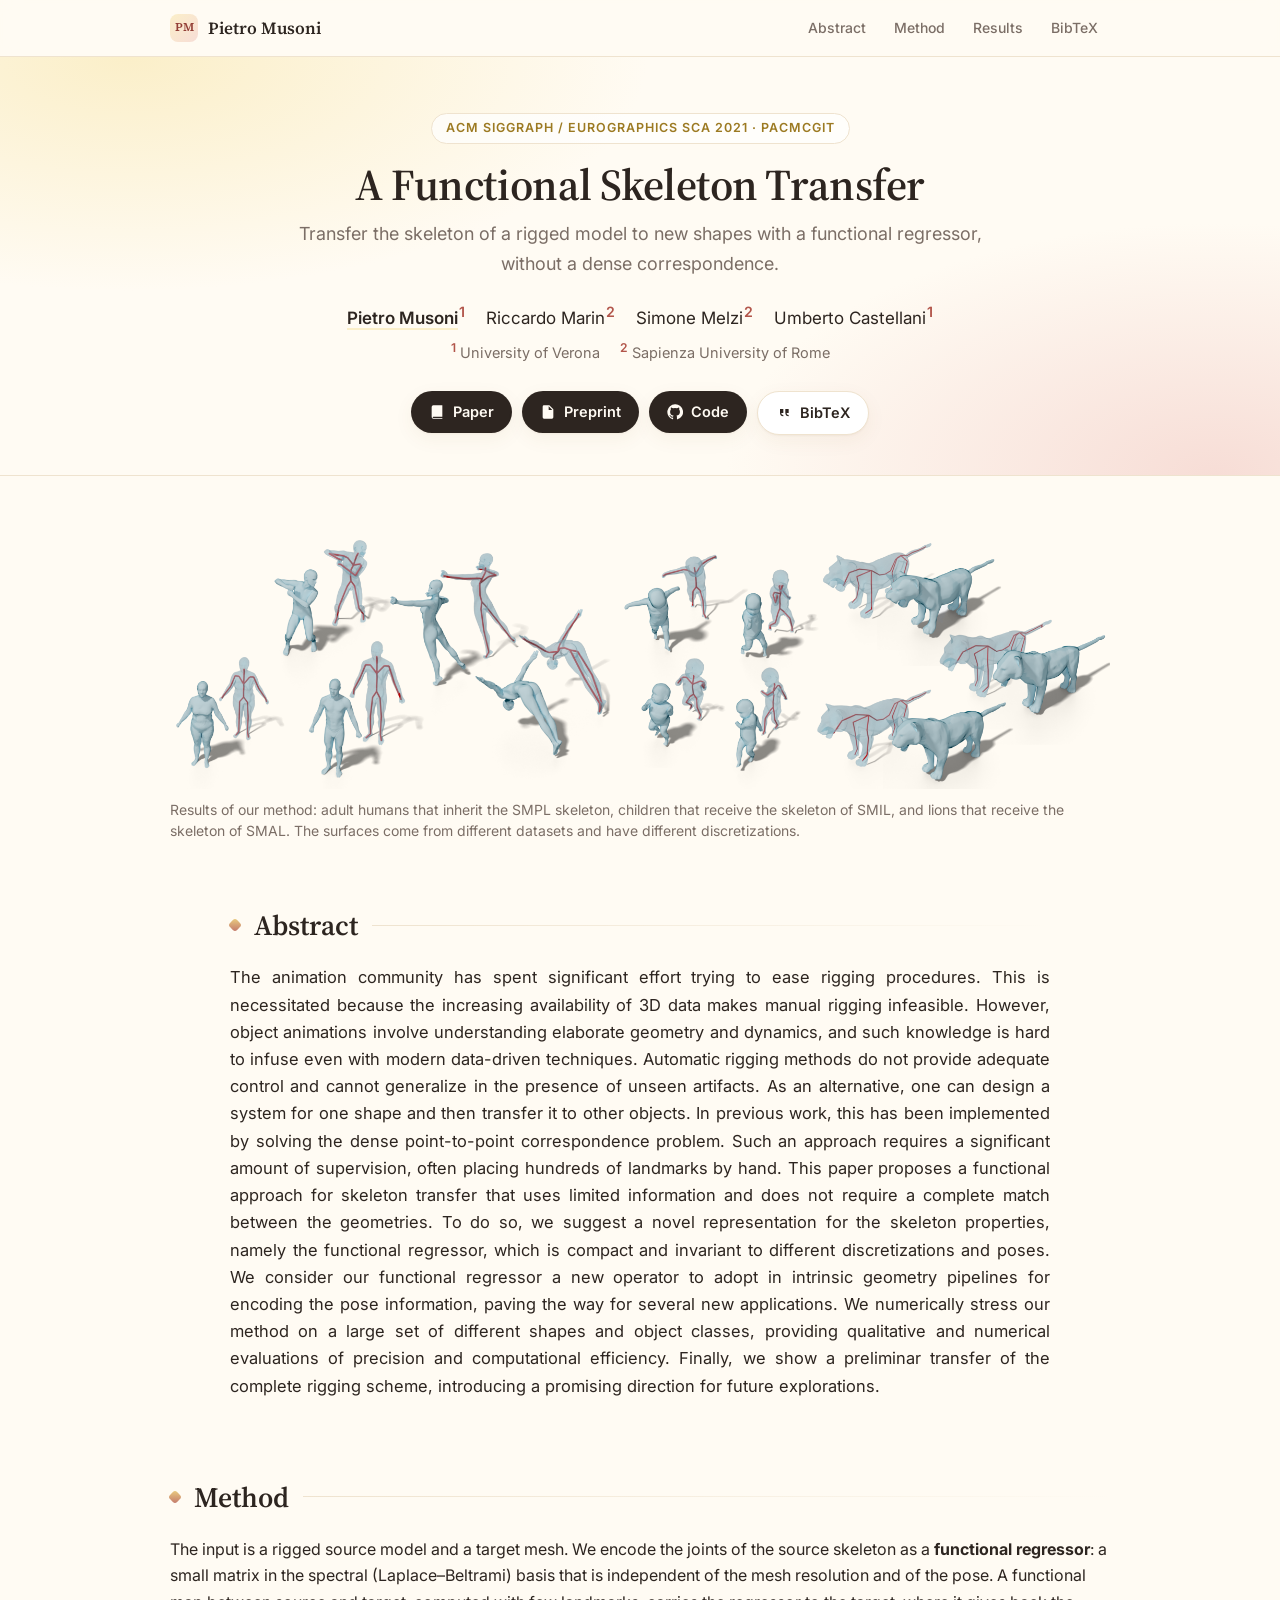
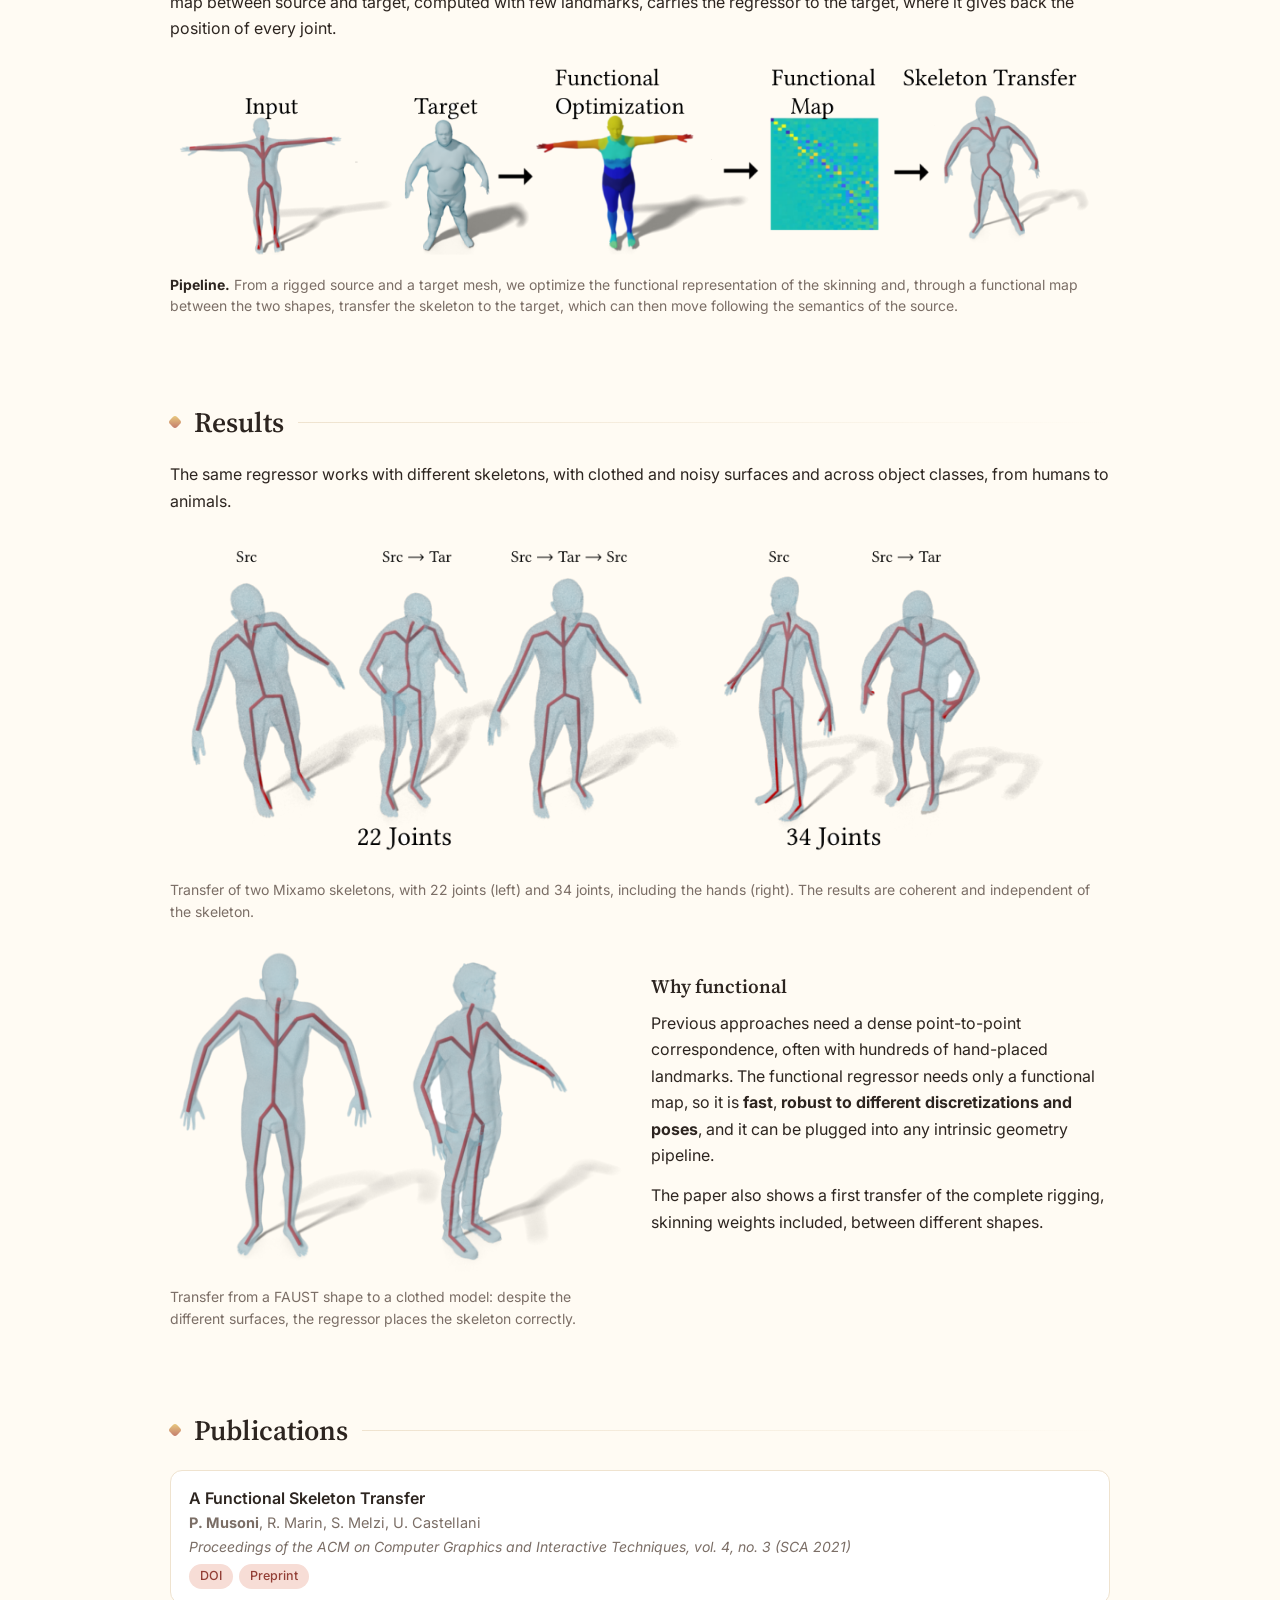
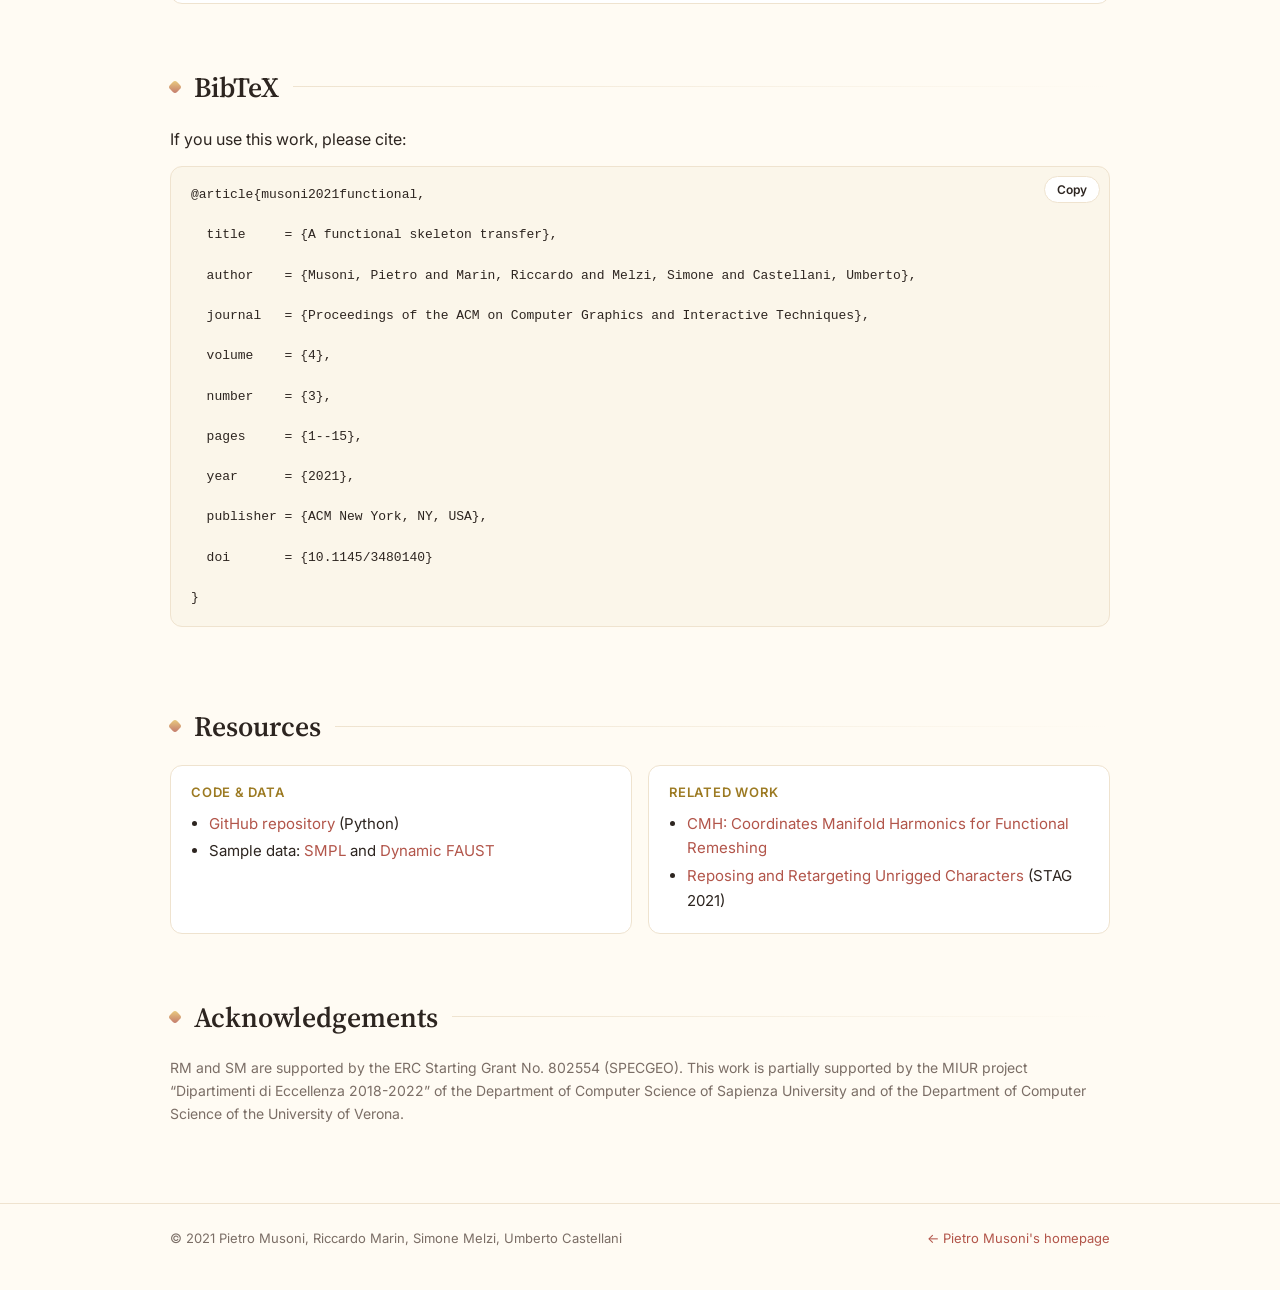
<file: Functional-skeleton-transfer/index.html>
<!doctype html>

<html lang="en">

<head>

  <meta charset="utf-8">

  <meta name="viewport" content="width=device-width, initial-scale=1">

  <title>A Functional Skeleton Transfer</title>

  <meta name="description" content="A functional approach to transfer the skeleton of a rigged 3D model to other shapes, through a compact functional regressor.">

  <meta name="author" content="Pietro Musoni, Riccardo Marin, Simone Melzi, Umberto Castellani">

  <meta property="og:title" content="A Functional Skeleton Transfer">

  <meta property="og:description" content="A functional approach to transfer the skeleton of a rigged 3D model to other shapes, through a compact functional regressor.">

  <meta property="og:type" content="website">

  <meta property="og:image" content="https://pietromsn.github.io/Functional-skeleton-transfer/img/teaser.png?v=3">

  <link rel="icon" href="../assets/favicon.svg" type="image/svg+xml">

  <link rel="preconnect" href="https://fonts.googleapis.com">

  <link rel="preconnect" href="https://fonts.gstatic.com" crossorigin>

  <link href="https://fonts.googleapis.com/css2?family=Inter:wght@400;500;600&family=Source+Serif+4:opsz,wght@8..60,500;8..60,600&display=swap" rel="stylesheet">

  <link rel="stylesheet" href="../assets/project.css?v=3">

</head>

<body>



<header class="topbar">

  <div class="wrap topbar-inner">

    <a class="brand" href="../"><span class="brand-mark">PM</span><span class="brand-name">Pietro Musoni</span></a>

    <nav>

      <a href="#abstract">Abstract</a>

      <a href="#method">Method</a>

      <a href="#results">Results</a>

      <a href="#bibtex">BibTeX</a>

    </nav>

  </div>

</header>



<section class="head">

  <div class="wrap">

    <p class="venue">ACM SIGGRAPH / Eurographics SCA 2021 · PACMCGIT</p>

    <h1>A Functional Skeleton Transfer</h1>

    <p class="tagline">Transfer the skeleton of a rigged model to new shapes with a functional regressor, without a dense correspondence.</p>

    <p class="authors">

        <span><a href="../">Pietro Musoni</a><sup>1</sup></span>
        <span>Riccardo Marin<sup>2</sup></span>
        <span>Simone Melzi<sup>2</sup></span>
        <span>Umberto Castellani<sup>1</sup></span>

    </p>

    <p class="affils">

        <span><sup>1</sup> University of Verona</span>
        <span><sup>2</sup> Sapienza University of Rome</span>

    </p>

    <ul class="buttons">

        <li><a href="https://doi.org/10.1145/3480140"><svg viewBox="0 0 24 24" aria-hidden="true"><path d="M4 4.5A2.5 2.5 0 0 1 6.5 2H20v17H6.5a1 1 0 0 0 0 2H20v1H6.5A2.5 2.5 0 0 1 4 19.5v-15z"/></svg>Paper</a></li>
        <li><a href="https://github.com/PietroMsn/Functional-skeleton-transfer/blob/main/preprint_paper.pdf"><svg viewBox="0 0 24 24" aria-hidden="true"><path d="M6 2a2 2 0 0 0-2 2v16a2 2 0 0 0 2 2h12a2 2 0 0 0 2-2V8l-6-6H6zm7 1.5L18.5 9H13V3.5z"/></svg>Preprint</a></li>
        <li><a href="https://github.com/PietroMsn/Functional-skeleton-transfer"><svg viewBox="0 0 24 24" aria-hidden="true"><path d="M12 .5a11.5 11.5 0 0 0-3.64 22.41c.58.1.79-.25.79-.56v-2c-3.2.7-3.88-1.37-3.88-1.37-.52-1.33-1.28-1.69-1.28-1.69-1.04-.71.08-.7.08-.7 1.16.08 1.77 1.19 1.77 1.19 1.03 1.76 2.7 1.25 3.36.96.1-.75.4-1.25.73-1.54-2.55-.29-5.24-1.28-5.24-5.68 0-1.26.45-2.28 1.19-3.09-.12-.29-.52-1.46.11-3.05 0 0 .97-.31 3.17 1.18a11 11 0 0 1 5.77 0c2.2-1.49 3.17-1.18 3.17-1.18.63 1.59.23 2.76.11 3.05.74.81 1.19 1.83 1.19 3.09 0 4.41-2.69 5.38-5.26 5.67.41.36.78 1.06.78 2.14v3.17c0 .31.21.67.8.56A11.5 11.5 0 0 0 12 .5z"/></svg>Code</a></li>
        <li><a class="soft" href="#bibtex"><svg viewBox="0 0 24 24" aria-hidden="true"><path d="M7 6h4v6H8c0 2 1 3 3 3v2c-3 0-5-2-5-5V6zm8 0h4v6h-3c0 2 1 3 3 3v2c-3 0-5-2-5-5V6z"/></svg>BibTeX</a></li>

    </ul>

  </div>

</section>



<main class="wrap">

  <figure class="wide teaser">

    <a class="zoom" href="img/teaser.png?v=3"><img src="img/teaser.png?v=3" alt="Skeletons transferred to humans, children and animals"></a>

    <p class="swipe">Swipe sideways to see the whole figure · tap to enlarge</p>
    <figcaption>Results of our method: adult humans that inherit the SMPL skeleton, children that receive the skeleton of SMIL, and lions that receive the skeleton of SMAL. The surfaces come from different datasets and have different discretizations.</figcaption>

  </figure>



  <div class="narrow" style="margin:0 auto">

  <section id="abstract">

    <h2>Abstract</h2>

    <p class="abstract">The animation community has spent significant effort trying to ease rigging procedures. This is necessitated because the increasing availability of 3D data makes manual rigging infeasible. However, object animations involve understanding elaborate geometry and dynamics, and such knowledge is hard to infuse even with modern data-driven techniques. Automatic rigging methods do not provide adequate control and cannot generalize in the presence of unseen artifacts. As an alternative, one can design a system for one shape and then transfer it to other objects. In previous work, this has been implemented by solving the dense point-to-point correspondence problem. Such an approach requires a significant amount of supervision, often placing hundreds of landmarks by hand. This paper proposes a functional approach for skeleton transfer that uses limited information and does not require a complete match between the geometries. To do so, we suggest a novel representation for the skeleton properties, namely the functional regressor, which is compact and invariant to different discretizations and poses. We consider our functional regressor a new operator to adopt in intrinsic geometry pipelines for encoding the pose information, paving the way for several new applications. We numerically stress our method on a large set of different shapes and object classes, providing qualitative and numerical evaluations of precision and computational efficiency. Finally, we show a preliminar transfer of the complete rigging scheme, introducing a promising direction for future explorations.</p>

  </section>

  </div>



  <section id="method">

    <h2>Method</h2>

    <p>The input is a rigged source model and a target mesh. We encode the joints of the source skeleton as a <b>functional regressor</b>:

      a small matrix in the spectral (Laplace–Beltrami) basis that is independent of the mesh resolution and of the pose. A functional map

      between source and target, computed with few landmarks, carries the regressor to the target, where it gives back the position of

      every joint.</p>

    <figure class="wide fig-block">

      <a class="zoom" href="img/pipeline.png?v=3"><img src="img/pipeline.png?v=3" alt="Pipeline overview"></a>

      <p class="swipe">Swipe sideways to see the whole figure · tap to enlarge</p>
    <figcaption><b>Pipeline.</b> From a rigged source and a target mesh, we optimize the functional representation of the skinning and,

        through a functional map between the two shapes, transfer the skeleton to the target, which can then move following the semantics of the source.</figcaption>

    </figure>

  </section>



  <section id="results">

    <h2>Results</h2>

    <p>The same regressor works with different skeletons, with clothed and noisy surfaces and across object classes, from humans to animals.</p>

    <figure class="wide fig-block">

      <a class="zoom" href="img/mixamo.png?v=3"><img src="img/mixamo.png?v=3" alt="Transfer of Mixamo skeletons with 22 and 34 joints"></a>

      <p class="swipe">Swipe sideways to see the whole figure · tap to enlarge</p>
    <figcaption>Transfer of two Mixamo skeletons, with 22 joints (left) and 34 joints, including the hands (right). The results are

        coherent and independent of the skeleton.</figcaption>

    </figure>

    <div class="fig-grid">

      <figure>

        <a class="zoom" href="img/clothed.png?v=3"><img src="img/clothed.png?v=3" alt="Skeleton transfer to a clothed model"></a>

        <figcaption>Transfer from a FAUST shape to a clothed model: despite the different surfaces, the regressor places the skeleton correctly.</figcaption>

      </figure>

      <div>

        <h3>Why functional</h3>

        <p>Previous approaches need a dense point-to-point correspondence, often with hundreds of hand-placed landmarks. The functional

          regressor needs only a functional map, so it is <b>fast</b>, <b>robust to different discretizations and poses</b>, and it can

          be plugged into any intrinsic geometry pipeline.</p>

        <p>The paper also shows a first transfer of the complete rigging, skinning weights included, between different shapes.</p>

      </div>

    </div>

  </section>





  <section id="publications">

    <h2>Publications</h2>

    <ul class="pubs">

      <li><div class="t">A Functional Skeleton Transfer</div><div class="a"><b>P. Musoni</b>, R. Marin, S. Melzi, U. Castellani</div><div class="v">Proceedings of the ACM on Computer Graphics and Interactive Techniques, vol. 4, no. 3 (SCA 2021)</div><div class="links"><a href="https://doi.org/10.1145/3480140">DOI</a><a href="https://github.com/PietroMsn/Functional-skeleton-transfer/blob/main/preprint_paper.pdf">Preprint</a></div></li>

    </ul>

  </section>



  <section id="bibtex">

    <h2>BibTeX</h2>

    <p>If you use this work, please cite:</p>

    <div class="bib"><button type="button" onclick="copyBib(this)">Copy</button><pre>@article{musoni2021functional,

  title     = {A functional skeleton transfer},

  author    = {Musoni, Pietro and Marin, Riccardo and Melzi, Simone and Castellani, Umberto},

  journal   = {Proceedings of the ACM on Computer Graphics and Interactive Techniques},

  volume    = {4},

  number    = {3},

  pages     = {1--15},

  year      = {2021},

  publisher = {ACM New York, NY, USA},

  doi       = {10.1145/3480140}

}</pre></div>

  </section>



  <section id="resources">

    <h2>Resources</h2>

    <div class="res">

      <div class="res-block"><h3>Code &amp; data</h3><ul><li><a href="https://github.com/PietroMsn/Functional-skeleton-transfer">GitHub repository</a> (Python)</li><li>Sample data: <a href="https://smpl.is.tue.mpg.de">SMPL</a> and <a href="https://dfaust.is.tue.mpg.de/">Dynamic FAUST</a></li></ul></div>
      <div class="res-block"><h3>Related work</h3><ul><li><a href="../CMH/">CMH: Coordinates Manifold Harmonics for Functional Remeshing</a></li><li><a href="https://github.com/PietroMsn/Reposing-and-retargeting">Reposing and Retargeting Unrigged Characters</a> (STAG 2021)</li></ul></div>

    </div>

  </section>



  <section id="ack">

    <h2>Acknowledgements</h2>

    <p class="small">RM and SM are supported by the ERC Starting Grant No. 802554 (SPECGEO). This work is partially supported by the MIUR project

      “Dipartimenti di Eccellenza 2018-2022” of the Department of Computer Science of Sapienza University and of the Department of

      Computer Science of the University of Verona.</p>

  </section>



</main>



<footer>

  <div class="wrap">

    <span>© 2021 Pietro Musoni, Riccardo Marin, Simone Melzi, Umberto Castellani</span>

    <a href="../">← Pietro Musoni's homepage</a>

  </div>

</footer>



<script>

function copyBib(btn) {

  const text = btn.nextElementSibling.textContent;

  const done = () => { btn.textContent = "Copied"; setTimeout(() => btn.textContent = "Copy", 1600); };

  if (navigator.clipboard) navigator.clipboard.writeText(text).then(done, () => {});

}

</script>

</body>

</html>
</file>
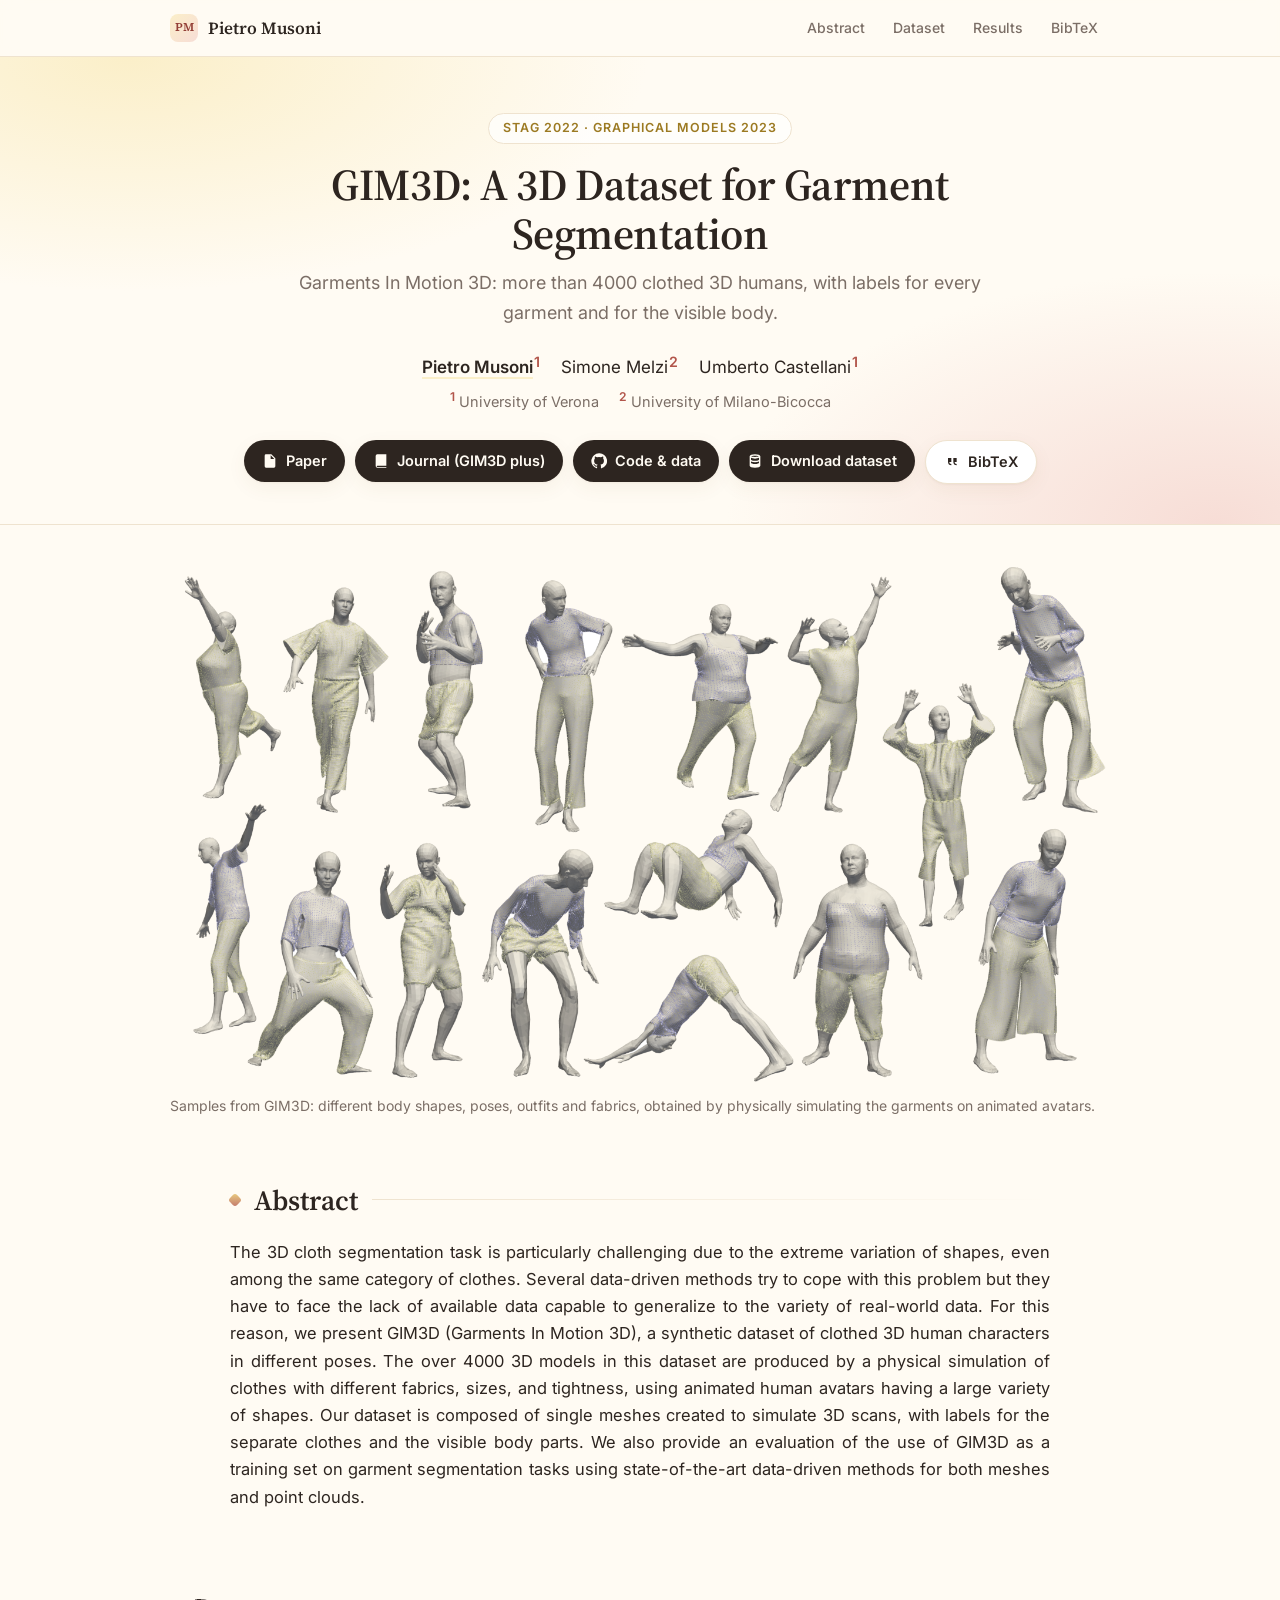
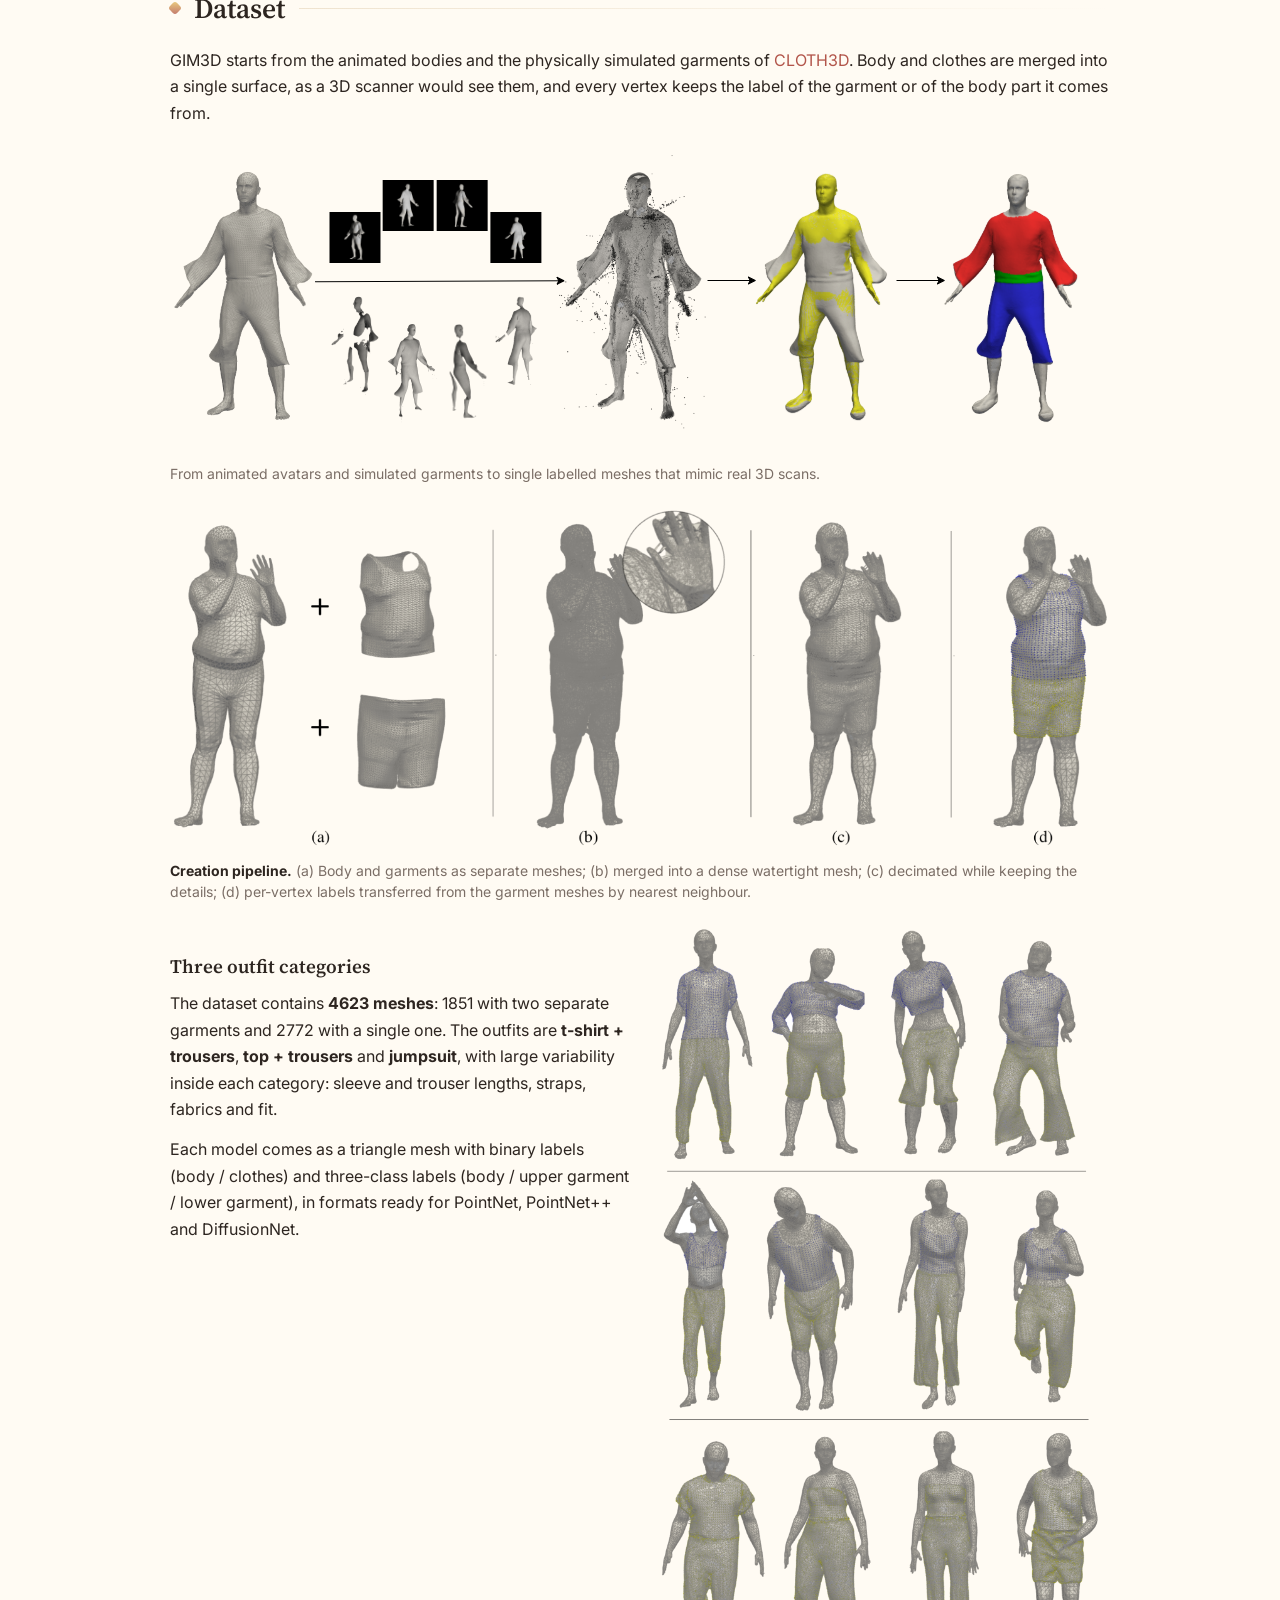
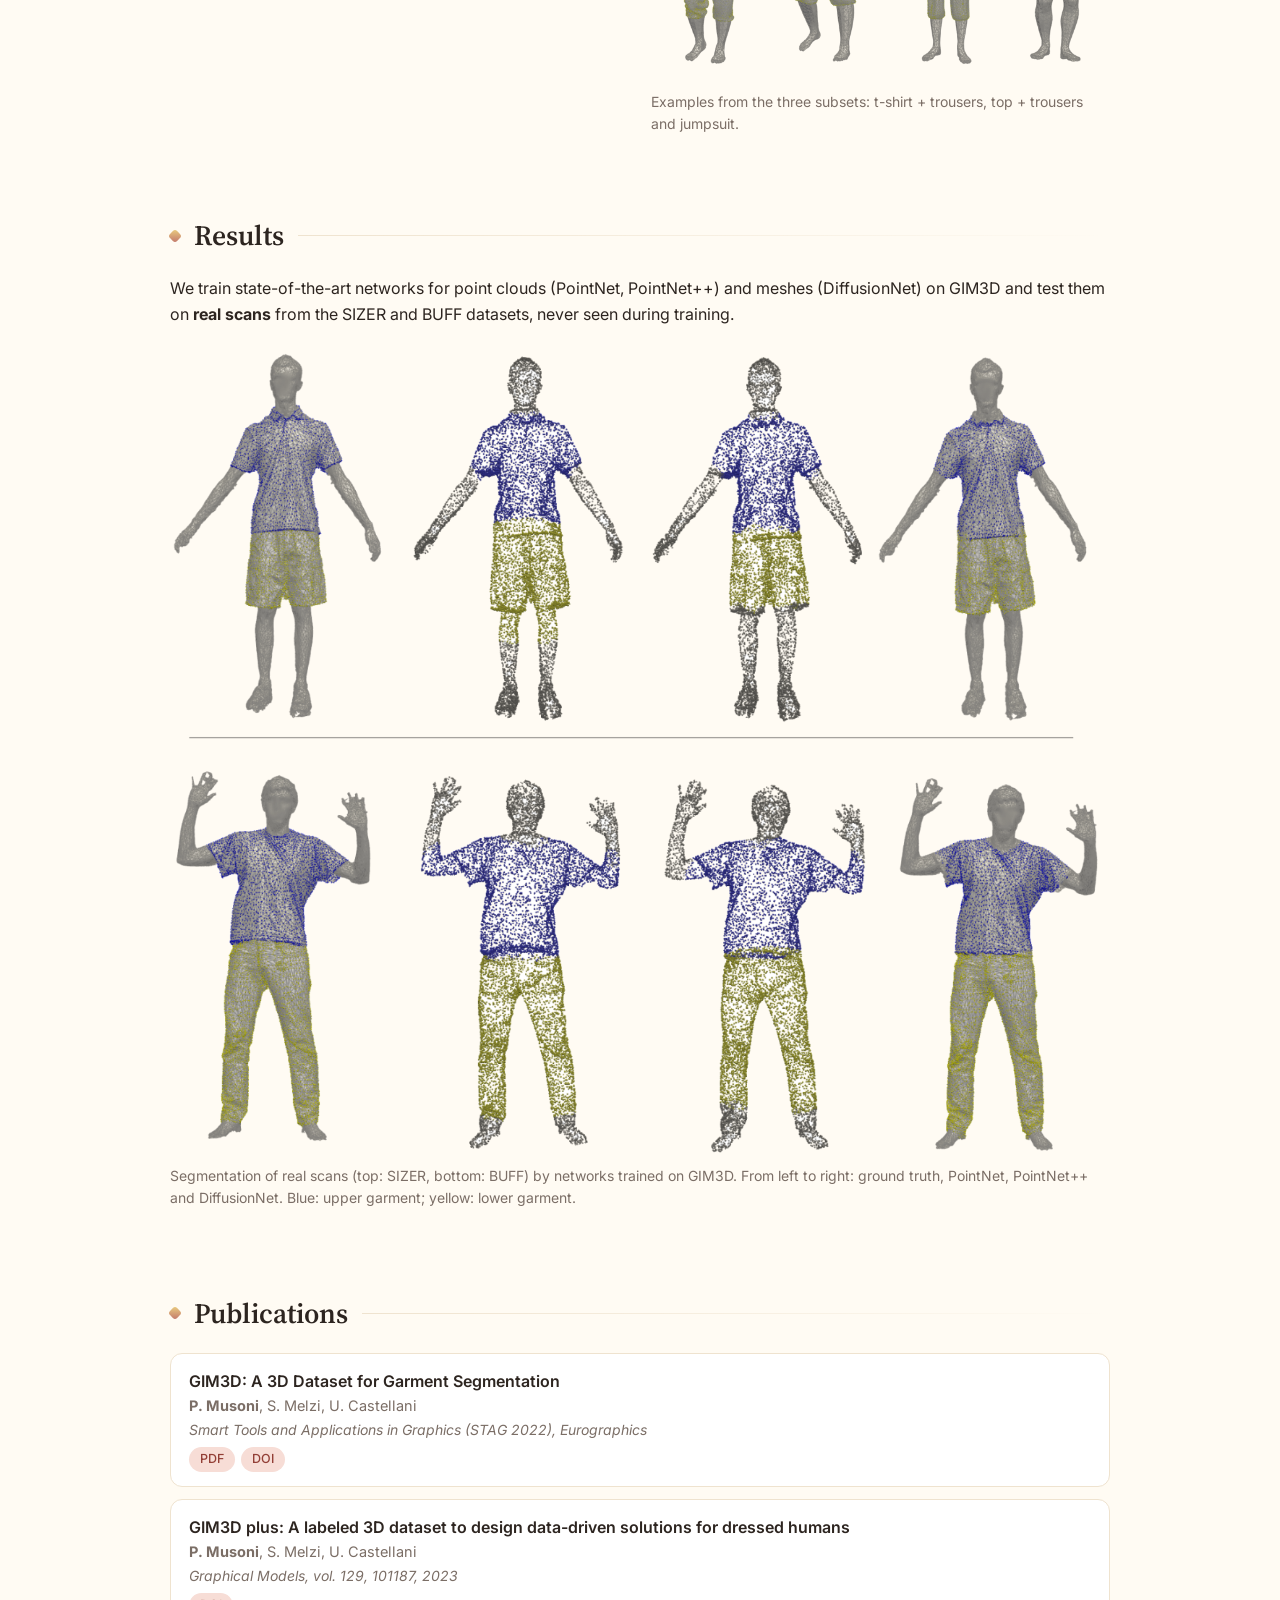
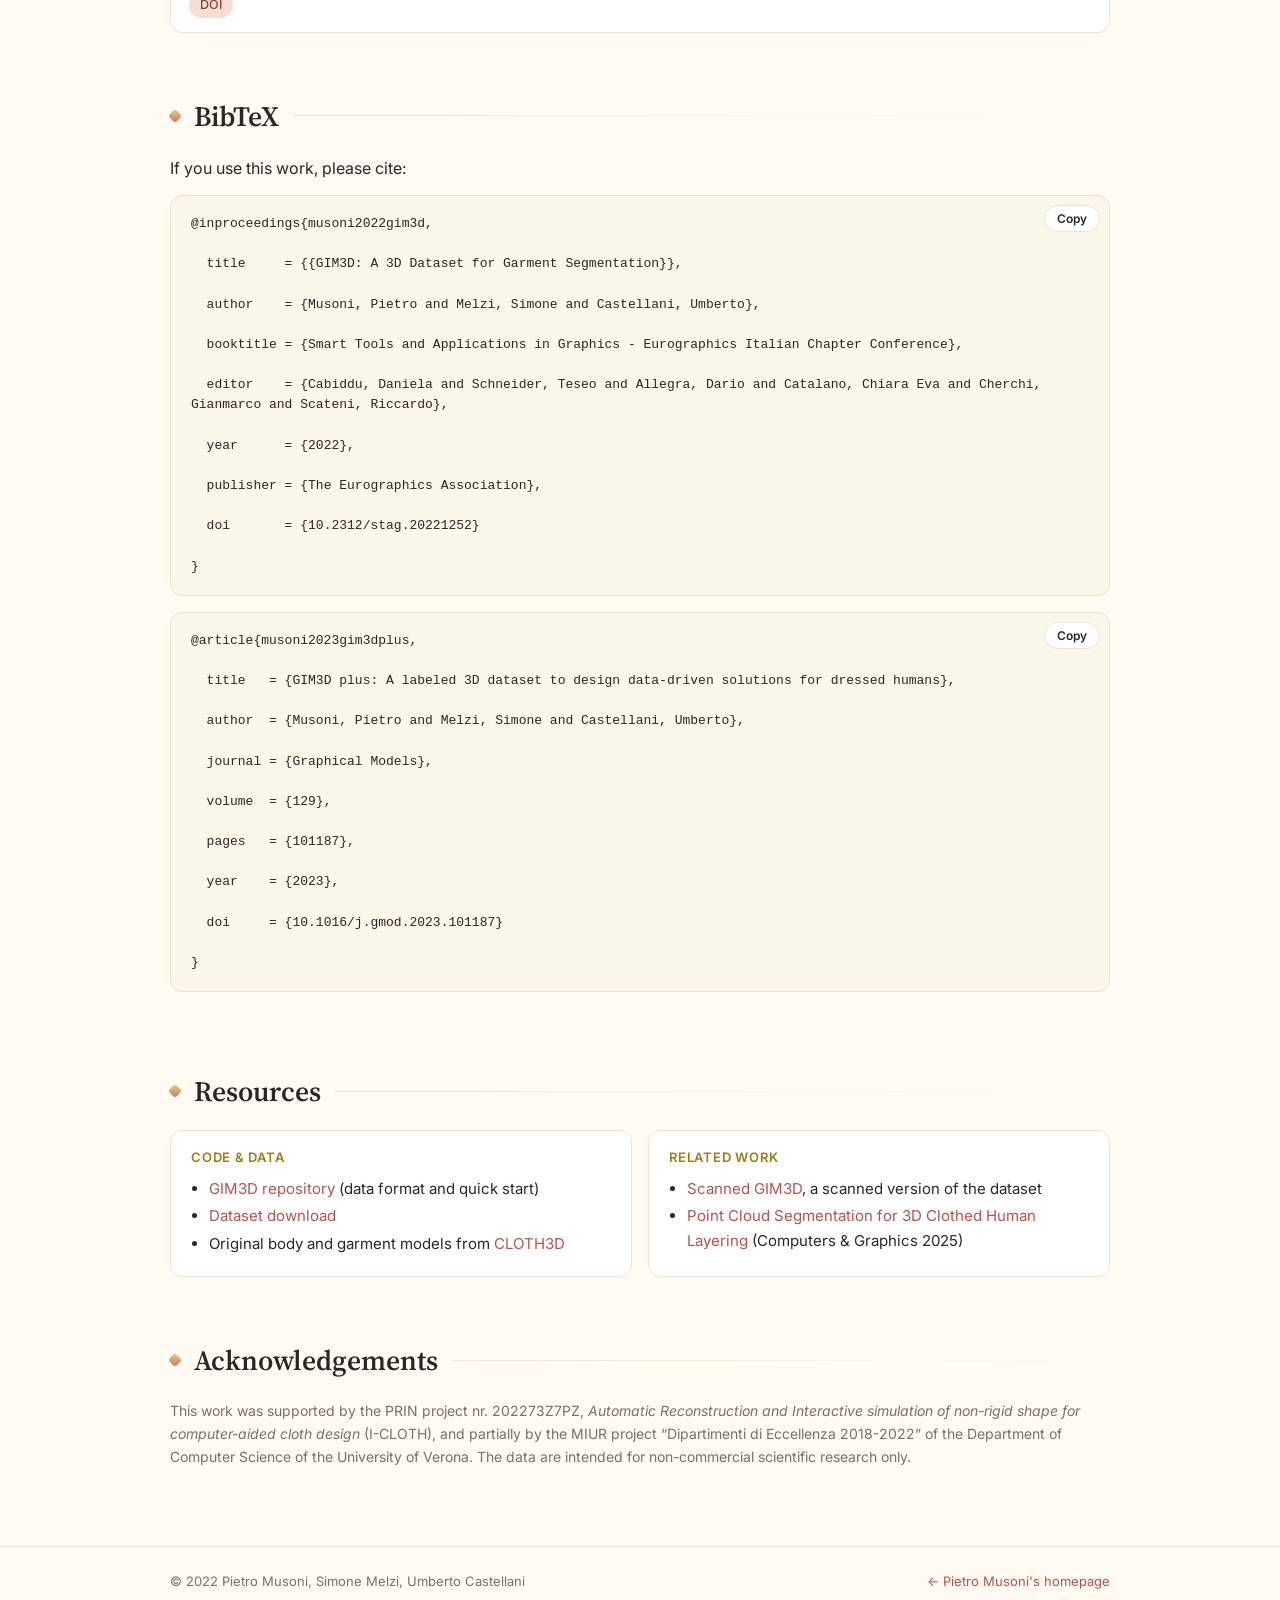
<file: GIM3D/index.html>
<!doctype html>

<html lang="en">

<head>

  <meta charset="utf-8">

  <meta name="viewport" content="width=device-width, initial-scale=1">

  <title>GIM3D: A 3D Dataset for Garment Segmentation</title>

  <meta name="description" content="GIM3D (Garments In Motion 3D) is a synthetic dataset of over 4000 labelled clothed 3D humans for garment segmentation.">

  <meta name="author" content="Pietro Musoni, Simone Melzi, Umberto Castellani">

  <meta property="og:title" content="GIM3D: A 3D Dataset for Garment Segmentation">

  <meta property="og:description" content="GIM3D (Garments In Motion 3D) is a synthetic dataset of over 4000 labelled clothed 3D humans for garment segmentation.">

  <meta property="og:type" content="website">

  <meta property="og:image" content="https://pietromsn.github.io/GIM3D/img/teaser.png?v=3">

  <link rel="icon" href="../assets/favicon.svg" type="image/svg+xml">

  <link rel="preconnect" href="https://fonts.googleapis.com">

  <link rel="preconnect" href="https://fonts.gstatic.com" crossorigin>

  <link href="https://fonts.googleapis.com/css2?family=Inter:wght@400;500;600&family=Source+Serif+4:opsz,wght@8..60,500;8..60,600&display=swap" rel="stylesheet">

  <link rel="stylesheet" href="../assets/project.css?v=3">

</head>

<body>



<header class="topbar">

  <div class="wrap topbar-inner">

    <a class="brand" href="../"><span class="brand-mark">PM</span><span class="brand-name">Pietro Musoni</span></a>

    <nav>

      <a href="#abstract">Abstract</a>

      <a href="#method">Dataset</a>

      <a href="#results">Results</a>

      <a href="#bibtex">BibTeX</a>

    </nav>

  </div>

</header>



<section class="head">

  <div class="wrap">

    <p class="venue">STAG 2022 · Graphical Models 2023</p>

    <h1>GIM3D: A 3D Dataset for Garment Segmentation</h1>

    <p class="tagline">Garments In Motion 3D: more than 4000 clothed 3D humans, with labels for every garment and for the visible body.</p>

    <p class="authors">

        <span><a href="../">Pietro Musoni</a><sup>1</sup></span>
        <span>Simone Melzi<sup>2</sup></span>
        <span>Umberto Castellani<sup>1</sup></span>

    </p>

    <p class="affils">

        <span><sup>1</sup> University of Verona</span>
        <span><sup>2</sup> University of Milano-Bicocca</span>

    </p>

    <ul class="buttons">

        <li><a href="https://diglib.eg.org/bitstream/handle/10.2312/stag20221252/021-028.pdf"><svg viewBox="0 0 24 24" aria-hidden="true"><path d="M6 2a2 2 0 0 0-2 2v16a2 2 0 0 0 2 2h12a2 2 0 0 0 2-2V8l-6-6H6zm7 1.5L18.5 9H13V3.5z"/></svg>Paper</a></li>
        <li><a href="https://doi.org/10.1016/j.gmod.2023.101187"><svg viewBox="0 0 24 24" aria-hidden="true"><path d="M4 4.5A2.5 2.5 0 0 1 6.5 2H20v17H6.5a1 1 0 0 0 0 2H20v1H6.5A2.5 2.5 0 0 1 4 19.5v-15z"/></svg>Journal (GIM3D plus)</a></li>
        <li><a href="https://github.com/PietroMsn/GIM3D"><svg viewBox="0 0 24 24" aria-hidden="true"><path d="M12 .5a11.5 11.5 0 0 0-3.64 22.41c.58.1.79-.25.79-.56v-2c-3.2.7-3.88-1.37-3.88-1.37-.52-1.33-1.28-1.69-1.28-1.69-1.04-.71.08-.7.08-.7 1.16.08 1.77 1.19 1.77 1.19 1.03 1.76 2.7 1.25 3.36.96.1-.75.4-1.25.73-1.54-2.55-.29-5.24-1.28-5.24-5.68 0-1.26.45-2.28 1.19-3.09-.12-.29-.52-1.46.11-3.05 0 0 .97-.31 3.17 1.18a11 11 0 0 1 5.77 0c2.2-1.49 3.17-1.18 3.17-1.18.63 1.59.23 2.76.11 3.05.74.81 1.19 1.83 1.19 3.09 0 4.41-2.69 5.38-5.26 5.67.41.36.78 1.06.78 2.14v3.17c0 .31.21.67.8.56A11.5 11.5 0 0 0 12 .5z"/></svg>Code &amp; data</a></li>
        <li><a href="https://univr-my.sharepoint.com/:f:/g/personal/pietro_musoni_univr_it/IgDONan3KOMwSqseqLz33IOTAde8w0yvR28gGIzpBMaulsM?e=X88sZM"><svg viewBox="0 0 24 24" aria-hidden="true"><path d="M12 2c4.4 0 8 1.3 8 3v14c0 1.7-3.6 3-8 3s-8-1.3-8-3V5c0-1.7 3.6-3 8-3zm6 5.3C16.5 8 14.4 8.5 12 8.5S7.5 8 6 7.3V10c0 .5 2.4 1.5 6 1.5s6-1 6-1.5V7.3zm0 5.5c-1.5.7-3.6 1.2-6 1.2s-4.5-.5-6-1.2V15c0 .5 2.4 1.5 6 1.5s6-1 6-1.5v-2.2zM12 4C8.7 4 6.5 4.8 6.1 5c.4.2 2.6 1 5.9 1s5.5-.8 5.9-1C17.5 4.8 15.3 4 12 4z"/></svg>Download dataset</a></li>
        <li><a class="soft" href="#bibtex"><svg viewBox="0 0 24 24" aria-hidden="true"><path d="M7 6h4v6H8c0 2 1 3 3 3v2c-3 0-5-2-5-5V6zm8 0h4v6h-3c0 2 1 3 3 3v2c-3 0-5-2-5-5V6z"/></svg>BibTeX</a></li>

    </ul>

  </div>

</section>



<main class="wrap">

  <figure class="teaser">

    <a class="zoom" href="img/teaser.png?v=3"><img src="img/teaser.png?v=3" alt="Clothed 3D humans from the GIM3D dataset in different poses"></a>

    <figcaption>Samples from GIM3D: different body shapes, poses, outfits and fabrics, obtained by physically simulating the garments on animated avatars.</figcaption>

  </figure>



  <div class="narrow" style="margin:0 auto">

  <section id="abstract">

    <h2>Abstract</h2>

    <p class="abstract">The 3D cloth segmentation task is particularly challenging due to the extreme variation of shapes, even among the same category of clothes. Several data-driven methods try to cope with this problem but they have to face the lack of available data capable to generalize to the variety of real-world data. For this reason, we present GIM3D (Garments In Motion 3D), a synthetic dataset of clothed 3D human characters in different poses. The over 4000 3D models in this dataset are produced by a physical simulation of clothes with different fabrics, sizes, and tightness, using animated human avatars having a large variety of shapes. Our dataset is composed of single meshes created to simulate 3D scans, with labels for the separate clothes and the visible body parts. We also provide an evaluation of the use of GIM3D as a training set on garment segmentation tasks using state-of-the-art data-driven methods for both meshes and point clouds.</p>

  </section>

  </div>



  <section id="method">

    <h2>Dataset</h2>

    <p>GIM3D starts from the animated bodies and the physically simulated garments of

      <a href="https://chalearnlap.cvc.uab.cat/dataset/38/description/">CLOTH3D</a>. Body and clothes are merged into a single

      surface, as a 3D scanner would see them, and every vertex keeps the label of the garment or of the body part it comes from.</p>

    <figure class="wide fig-block">

      <a class="zoom" href="img/overview.png?v=3"><img src="img/overview.png?v=3" alt="From animated avatars to labelled clothed scans"></a>

      <p class="swipe">Swipe sideways to see the whole figure · tap to enlarge</p>
    <figcaption>From animated avatars and simulated garments to single labelled meshes that mimic real 3D scans.</figcaption>

    </figure>

    <figure class="wide fig-block">

      <a class="zoom" href="img/pipeline.png?v=3"><img src="img/pipeline.png?v=3" alt="Dataset creation pipeline in four steps"></a>

      <p class="swipe">Swipe sideways to see the whole figure · tap to enlarge</p>
    <figcaption><b>Creation pipeline.</b> (a) Body and garments as separate meshes; (b) merged into a dense watertight mesh;

        (c) decimated while keeping the details; (d) per-vertex labels transferred from the garment meshes by nearest neighbour.</figcaption>

    </figure>

    <div class="fig-grid">

      <div>

        <h3>Three outfit categories</h3>

        <p>The dataset contains <b>4623 meshes</b>: 1851 with two separate garments and 2772 with a single one. The outfits are

          <b>t-shirt + trousers</b>, <b>top + trousers</b> and <b>jumpsuit</b>, with large variability inside each category:

          sleeve and trouser lengths, straps, fabrics and fit.</p>

        <p>Each model comes as a triangle mesh with binary labels (body / clothes) and three-class labels

          (body / upper garment / lower garment), in formats ready for PointNet, PointNet++ and DiffusionNet.</p>

      </div>

      <figure>

        <a class="zoom" href="img/subsets.png?v=3"><img src="img/subsets.png?v=3" alt="Examples of the three outfit categories"></a>

        <figcaption>Examples from the three subsets: t-shirt + trousers, top + trousers and jumpsuit.</figcaption>

      </figure>

    </div>

  </section>



  <section id="results">

    <h2>Results</h2>

    <p>We train state-of-the-art networks for point clouds (PointNet, PointNet++) and meshes (DiffusionNet) on GIM3D and test them

      on <b>real scans</b> from the SIZER and BUFF datasets, never seen during training.</p>

    <figure class="fig-block">

      <a class="zoom" href="img/results.png?v=3"><img src="img/results.png?v=3" alt="Garment segmentation of real scans"></a>

      <figcaption>Segmentation of real scans (top: SIZER, bottom: BUFF) by networks trained on GIM3D. From left to right:

        ground truth, PointNet, PointNet++ and DiffusionNet. Blue: upper garment; yellow: lower garment.</figcaption>

    </figure>

  </section>





  <section id="publications">

    <h2>Publications</h2>

    <ul class="pubs">

      <li><div class="t">GIM3D: A 3D Dataset for Garment Segmentation</div><div class="a"><b>P. Musoni</b>, S. Melzi, U. Castellani</div><div class="v">Smart Tools and Applications in Graphics (STAG 2022), Eurographics</div><div class="links"><a href="https://diglib.eg.org/bitstream/handle/10.2312/stag20221252/021-028.pdf">PDF</a><a href="https://doi.org/10.2312/stag.20221252">DOI</a></div></li>
      <li><div class="t">GIM3D plus: A labeled 3D dataset to design data-driven solutions for dressed humans</div><div class="a"><b>P. Musoni</b>, S. Melzi, U. Castellani</div><div class="v">Graphical Models, vol. 129, 101187, 2023</div><div class="links"><a href="https://doi.org/10.1016/j.gmod.2023.101187">DOI</a></div></li>

    </ul>

  </section>



  <section id="bibtex">

    <h2>BibTeX</h2>

    <p>If you use this work, please cite:</p>

    <div class="bib"><button type="button" onclick="copyBib(this)">Copy</button><pre>@inproceedings{musoni2022gim3d,

  title     = {{GIM3D: A 3D Dataset for Garment Segmentation}},

  author    = {Musoni, Pietro and Melzi, Simone and Castellani, Umberto},

  booktitle = {Smart Tools and Applications in Graphics - Eurographics Italian Chapter Conference},

  editor    = {Cabiddu, Daniela and Schneider, Teseo and Allegra, Dario and Catalano, Chiara Eva and Cherchi, Gianmarco and Scateni, Riccardo},

  year      = {2022},

  publisher = {The Eurographics Association},

  doi       = {10.2312/stag.20221252}

}</pre></div>
    <div class="bib"><button type="button" onclick="copyBib(this)">Copy</button><pre>@article{musoni2023gim3dplus,

  title   = {GIM3D plus: A labeled 3D dataset to design data-driven solutions for dressed humans},

  author  = {Musoni, Pietro and Melzi, Simone and Castellani, Umberto},

  journal = {Graphical Models},

  volume  = {129},

  pages   = {101187},

  year    = {2023},

  doi     = {10.1016/j.gmod.2023.101187}

}</pre></div>

  </section>



  <section id="resources">

    <h2>Resources</h2>

    <div class="res">

      <div class="res-block"><h3>Code &amp; data</h3><ul><li><a href="https://github.com/PietroMsn/GIM3D">GIM3D repository</a> (data format and quick start)</li><li><a href="https://univr-my.sharepoint.com/:f:/g/personal/pietro_musoni_univr_it/IgDONan3KOMwSqseqLz33IOTAde8w0yvR28gGIzpBMaulsM?e=X88sZM">Dataset download</a></li><li>Original body and garment models from <a href="https://chalearnlap.cvc.uab.cat/dataset/38/description/">CLOTH3D</a></li></ul></div>
      <div class="res-block"><h3>Related work</h3><ul><li><a href="https://github.com/PietroMsn/Scanned-Gim3D">Scanned GIM3D</a>, a scanned version of the dataset</li><li><a href="https://davide-gith.github.io/Point-cloud-segmentation-for-3D-Clothed-Human-Layering/">Point Cloud Segmentation for 3D Clothed Human Layering</a> (Computers &amp; Graphics 2025)</li></ul></div>

    </div>

  </section>



  <section id="ack">

    <h2>Acknowledgements</h2>

    <p class="small">This work was supported by the PRIN project nr. 202273Z7PZ, <em>Automatic Reconstruction and Interactive simulation of

      non-rigid shape for computer-aided cloth design</em> (I-CLOTH), and partially by the MIUR project “Dipartimenti di Eccellenza 2018-2022”

      of the Department of Computer Science of the University of Verona. The data are intended for non-commercial scientific research only.</p>

  </section>



</main>



<footer>

  <div class="wrap">

    <span>© 2022 Pietro Musoni, Simone Melzi, Umberto Castellani</span>

    <a href="../">← Pietro Musoni's homepage</a>

  </div>

</footer>



<script>

function copyBib(btn) {

  const text = btn.nextElementSibling.textContent;

  const done = () => { btn.textContent = "Copied"; setTimeout(() => btn.textContent = "Copy", 1600); };

  if (navigator.clipboard) navigator.clipboard.writeText(text).then(done, () => {});

}

</script>

</body>

</html>
</file>
<file: assets/style.css>
:root {
  --bg: #fffbf3;           /* avorio caldo */
  --surface: #ffffff;
  --butter: #fbefc9;       /* giallo tenue */
  --butter-ink: #9c7a22;
  --blush: #f7ddd6;        /* rosso tenue */
  --accent: #b2554a;       /* rosso mattone smorzato */
  --accent-strong: #933f36;
  --text: #2d2520;
  --muted: #7b6e66;
  --line: #efe3cf;
  --shadow: 0 1px 2px rgba(120, 80, 40, .05), 0 6px 20px rgba(120, 80, 40, .06);
  --serif: "Source Serif 4", Georgia, "Times New Roman", serif;
  --sans: "Inter", system-ui, -apple-system, "Segoe UI", Roboto, sans-serif;
}

@media (prefers-color-scheme: dark) {
  :root {
    --bg: #1a1613;
    --surface: #221d19;
    --butter: #3a3120;
    --butter-ink: #e3c477;
    --blush: #3b2522;
    --accent: #e39a8d;
    --accent-strong: #f0b2a6;
    --text: #efe6dc;
    --muted: #a8998c;
    --line: #342b24;
    --shadow: none;
  }
}

* { box-sizing: border-box; }
html { scroll-behavior: smooth; scroll-padding-top: 72px; }

body {
  margin: 0;
  background: var(--bg);
  color: var(--text);
  font-family: var(--sans);
  font-size: 16px;
  line-height: 1.65;
  -webkit-font-smoothing: antialiased;
}

a { color: var(--accent); text-decoration: none; }
a:hover { color: var(--accent-strong); text-decoration: underline; text-underline-offset: 3px; }

.wrap { max-width: 920px; margin: 0 auto; padding: 0 20px; }

/* ---------- top bar ---------- */
.topbar {
  position: sticky; top: 0; z-index: 10;
  background: color-mix(in srgb, var(--bg) 85%, transparent);
  backdrop-filter: blur(10px);
  border-bottom: 1px solid var(--line);
}
.topbar-inner { display: flex; align-items: center; justify-content: space-between; height: 60px; gap: 16px; }
.brand {
  display: inline-flex; align-items: center; gap: 10px;
  font-family: var(--serif); font-weight: 600; font-size: 18px; color: var(--text);
}
.brand:hover { text-decoration: none; color: var(--text); }
.brand-mark {
  display: grid; place-items: center; width: 30px; height: 30px; border-radius: 8px;
  background: linear-gradient(135deg, var(--butter), var(--blush));
  color: var(--accent-strong); font-size: 13px; font-weight: 600; letter-spacing: .02em;
}
nav { display: flex; gap: 4px; }
nav a {
  color: var(--muted); font-size: 14px; font-weight: 500; white-space: nowrap;
  padding: 6px 12px; border-radius: 999px;
}
nav a:hover { color: var(--accent-strong); background: var(--blush); text-decoration: none; }

/* ---------- hero ---------- */
.hero {
  position: relative; overflow: hidden;
  background:
    radial-gradient(900px 420px at 15% 0%, var(--butter) 0%, transparent 65%),
    radial-gradient(700px 380px at 95% 100%, var(--blush) 0%, transparent 70%),
    var(--bg);
  border-bottom: 1px solid var(--line);
}
.hero-mesh {
  position: absolute; right: -60px; top: -20px; width: 560px; height: 400px;
  background: url("mesh.svg") no-repeat center / contain;
  opacity: .9; pointer-events: none;
  -webkit-mask-image: linear-gradient(to left, #000 35%, transparent 95%);
          mask-image: linear-gradient(to left, #000 35%, transparent 95%);
}
.hero-inner { position: relative; display: flex; gap: 44px; align-items: center; padding: 72px 20px 64px; }

.photo { flex: none; position: relative; }
.photo::before {
  content: ""; position: absolute; inset: -10px; border-radius: 50%;
  background: conic-gradient(from 200deg, var(--butter), var(--blush), var(--butter));
  z-index: 0;
}
.photo img, .photo-fallback {
  position: relative; z-index: 1;
  width: 184px; height: 184px; border-radius: 50%;
  object-fit: cover; display: block;
  border: 5px solid var(--bg);
}
.photo-fallback {
  display: grid; place-items: center; background: var(--blush); color: var(--accent);
  font-family: var(--serif); font-size: 56px; font-weight: 600;
}

.eyebrow {
  display: inline-block; margin: 0 0 10px;
  font-size: 12.5px; font-weight: 600; letter-spacing: .1em; text-transform: uppercase;
  color: var(--butter-ink);
}
h1 {
  font-family: var(--serif); font-weight: 600;
  font-size: 50px; line-height: 1.05; margin: 0 0 8px; letter-spacing: -.01em;
}
.role { font-size: 19px; font-weight: 500; margin: 0 0 4px; color: var(--accent-strong); }
.affil { color: var(--muted); margin: 0 0 20px; font-size: 15px; line-height: 1.5; }

.links { list-style: none; padding: 0; margin: 0; display: flex; flex-wrap: wrap; gap: 8px; font-size: 14px; font-weight: 500; }
.links a {
  display: inline-flex; align-items: center; gap: 7px;
  padding: 7px 14px; border-radius: 999px;
  background: color-mix(in srgb, var(--surface) 80%, transparent);
  border: 1px solid var(--line); color: var(--text);
  box-shadow: var(--shadow);
  transition: transform .15s, border-color .15s, color .15s;
}
.links a:hover { transform: translateY(-1px); border-color: var(--accent); color: var(--accent-strong); text-decoration: none; }
.links a.cv { background: var(--accent); border-color: var(--accent); color: var(--bg); }
.links a.cv:hover { background: var(--accent-strong); border-color: var(--accent-strong); color: var(--bg); }
.links svg { width: 15px; height: 15px; fill: currentColor; flex: none; }

/* ---------- sections ---------- */
section { padding: 24px 0 8px; }
h2 {
  font-family: var(--serif); font-weight: 600; font-size: 30px;
  margin: 36px 0 20px; display: flex; align-items: center; gap: 14px;
}
h2::after { content: ""; flex: 1; height: 1px; background: linear-gradient(to right, var(--line), transparent); }
h2::before {
  content: ""; width: 10px; height: 10px; border-radius: 3px; transform: rotate(45deg);
  background: linear-gradient(135deg, #e6c463, var(--accent));
  opacity: .8;
}
.muted { color: var(--muted); }
.small { font-size: 14px; }

/* ---------- about ---------- */
.about { padding-top: 48px; }
.about .lead { font-size: 18.5px; line-height: 1.6; }
.about p { margin: 0 0 14px; }

.cards { display: grid; grid-template-columns: repeat(3, 1fr); gap: 16px; margin-top: 28px; }
.card {
  background: var(--surface); border: 1px solid var(--line); border-radius: 14px;
  padding: 22px 20px 18px; box-shadow: var(--shadow);
  position: relative; overflow: hidden;
  transition: transform .2s, box-shadow .2s;
}
.card::before { content: ""; position: absolute; inset: 0 0 auto 0; height: 4px; background: var(--butter); }
.card:nth-child(2)::before { background: var(--blush); }
.card:nth-child(3)::before { background: linear-gradient(to right, var(--butter), var(--blush)); }
.card:hover { transform: translateY(-2px); }
.card-icon {
  width: 40px; height: 40px; border-radius: 10px; display: grid; place-items: center;
  background: var(--butter); color: var(--butter-ink); margin-bottom: 12px;
}
.card:nth-child(2) .card-icon { background: var(--blush); color: var(--accent); }
.card-icon svg { width: 22px; height: 22px; fill: none; stroke: currentColor; stroke-width: 1.6; stroke-linejoin: round; stroke-linecap: round; }
.card-icon svg circle { fill: currentColor; stroke: none; }
.card h3 { font-family: var(--serif); font-size: 18px; font-weight: 600; margin: 0 0 6px; }
.card p { font-size: 14.5px; color: var(--muted); margin: 0; line-height: 1.55; }

/* ---------- projects ---------- */
.projects { display: grid; grid-template-columns: repeat(3, 1fr); gap: 16px; }
.project {
  display: flex; flex-direction: column; overflow: hidden;
  background: var(--surface); border: 1px solid var(--line); border-radius: 14px;
  box-shadow: var(--shadow); color: var(--text); transition: transform .2s, border-color .2s;
}
.project:hover { transform: translateY(-2px); border-color: var(--accent); text-decoration: none; color: var(--text); }
.project img { width: 100%; aspect-ratio: 16 / 9; object-fit: contain; padding: 8px; border-bottom: 1px solid var(--line);
  background: linear-gradient(160deg, var(--butter), var(--bg) 55%, var(--blush)); }
@media (prefers-color-scheme: dark) { .project img { background: #f6efe4; } }
.project-body { padding: 14px 18px 18px; }
.project-venue { font-size: 11.5px; font-weight: 600; letter-spacing: .06em; text-transform: uppercase; color: var(--butter-ink); }
.project h3 { font-family: var(--serif); font-size: 19px; font-weight: 600; margin: 4px 0 6px; }
.project p { font-size: 14.5px; color: var(--muted); margin: 0; line-height: 1.55; }

/* ---------- news timeline ---------- */
.timeline { list-style: none; padding: 0; margin: 0; position: relative; }
.timeline::before { content: ""; position: absolute; left: 7px; top: 8px; bottom: 8px; width: 2px; background: var(--line); }
.timeline li { position: relative; padding: 4px 0 14px 34px; font-size: 15px; }
.timeline li::before {
  content: ""; position: absolute; left: 1px; top: 9px; width: 14px; height: 14px; border-radius: 50%;
  background: var(--bg); border: 3px solid #e6c463;
}
.timeline li:first-child::before { border-color: var(--accent); }
.timeline time { display: block; font-size: 12.5px; font-weight: 600; color: var(--butter-ink); letter-spacing: .03em; }

/* ---------- publications ---------- */
h3.year {
  display: inline-block; font-family: var(--sans); font-size: 13px; font-weight: 600;
  letter-spacing: .06em; color: var(--accent-strong);
  background: var(--blush); padding: 2px 12px; border-radius: 999px;
  margin: 26px 0 12px;
}
.pub {
  background: var(--surface); border: 1px solid var(--line); border-radius: 12px;
  padding: 14px 18px; margin-bottom: 10px;
  transition: border-color .15s, box-shadow .15s;
}
.pub:hover { border-color: #e6c99a; box-shadow: var(--shadow); }
.pub-title { font-weight: 600; font-size: 16px; line-height: 1.4; }
.pub-authors { font-size: 14.5px; margin-top: 3px; color: var(--muted); }
.pub-authors b { color: var(--text); background: linear-gradient(transparent 60%, var(--butter) 60%); padding: 0 2px; }
.pub-venue { font-size: 14px; color: var(--muted); font-style: italic; margin-top: 3px; }
.tag {
  font-style: normal; font-size: 10.5px; font-weight: 600;
  text-transform: uppercase; letter-spacing: .06em;
  color: var(--butter-ink); background: var(--butter);
  padding: 2px 8px; border-radius: 4px; margin-right: 6px; vertical-align: 1px;
}
.pub-links { margin-top: 8px; display: flex; flex-wrap: wrap; gap: 6px; }
.pub-links a {
  font-size: 12.5px; font-weight: 500;
  padding: 2px 11px; border-radius: 999px;
  background: var(--blush); color: var(--accent-strong);
}
.pub-links a:hover { background: var(--accent); color: #fff; text-decoration: none; }

/* ---------- teaching ---------- */
.teaching { width: 100%; border-collapse: separate; border-spacing: 0; font-size: 15px;
  background: var(--surface); border: 1px solid var(--line); border-radius: 12px; overflow: hidden; }
.teaching td { padding: 12px 18px; border-bottom: 1px solid var(--line); vertical-align: top; }
.teaching tr:last-child td { border-bottom: 0; }
.teaching td.when { width: 96px; color: var(--butter-ink); font-size: 13px; font-weight: 600; padding-top: 14px; }
.teaching .muted { font-size: 13.5px; }

/* ---------- service ---------- */
.service { display: grid; grid-template-columns: 1fr 1fr; gap: 16px; }
.service-block {
  background: var(--surface); border: 1px solid var(--line); border-radius: 12px; padding: 18px 20px;
}
.service-block h3 {
  margin: 0 0 12px; font-size: 13px; font-weight: 600; letter-spacing: .06em; text-transform: uppercase;
  color: var(--butter-ink);
}
.chips { list-style: none; padding: 0; margin: 0; display: flex; flex-wrap: wrap; gap: 8px; }
.chips li {
  font-size: 14px; padding: 4px 12px; border-radius: 999px;
  background: var(--bg); border: 1px solid var(--line);
}
.service-block:nth-child(2) .chips li { background: var(--blush); border-color: transparent; color: var(--accent-strong); }

/* ---------- contact ---------- */
.contact {
  display: grid; grid-template-columns: 1fr 1fr; gap: 24px; font-size: 15px;
  padding: 24px 28px; border-radius: 14px;
  background: linear-gradient(120deg, var(--butter), var(--blush));
}
.contact p { margin: 0; }

footer { margin-top: 64px; padding: 24px 0 40px; border-top: 1px solid var(--line); color: var(--muted); font-size: 13px; }

/* ---------- mobile ---------- */
@media (max-width: 760px) {
  .cards { grid-template-columns: 1fr; }
  .projects { grid-template-columns: 1fr; }
}
@media (max-width: 680px) {
  .wrap { padding: 0 16px; }
  nav { display: none; }
  .hero-inner { flex-direction: column; align-items: flex-start; gap: 26px; padding: 44px 16px 40px; }
  .hero-mesh { width: 380px; height: 280px; right: -120px; opacity: .6; }
  .photo img, .photo-fallback { width: 128px; height: 128px; }
  h1 { font-size: 38px; }
  h2 { font-size: 26px; }
  .contact { grid-template-columns: 1fr; gap: 14px; padding: 20px; }
  .service { grid-template-columns: 1fr; }
}

@media print {
  .topbar, .hero-mesh, .pub-links { display: none; }
}
</file>
<file: assets/project.css>
/* Project pages (GIM3D, CMH, Functional skeleton transfer) — same palette as the homepage */
:root {
  --bg: #fffbf3;
  --surface: #ffffff;
  --butter: #fbefc9;
  --butter-ink: #9c7a22;
  --blush: #f7ddd6;
  --accent: #b2554a;
  --accent-strong: #933f36;
  --text: #2d2520;
  --muted: #7b6e66;
  --line: #efe3cf;
  --code-bg: #fbf6ea;
  --shadow: 0 1px 2px rgba(120, 80, 40, .05), 0 6px 20px rgba(120, 80, 40, .06);
  --serif: "Source Serif 4", Georgia, "Times New Roman", serif;
  --sans: "Inter", system-ui, -apple-system, "Segoe UI", Roboto, sans-serif;
  --mono: ui-monospace, "SFMono-Regular", Consolas, "Liberation Mono", monospace;
}

@media (prefers-color-scheme: dark) {
  :root {
    --bg: #1a1613;
    --surface: #221d19;
    --butter: #3a3120;
    --butter-ink: #e3c477;
    --blush: #3b2522;
    --accent: #e39a8d;
    --accent-strong: #f0b2a6;
    --text: #efe6dc;
    --muted: #a8998c;
    --line: #342b24;
    --code-bg: #201b17;
    --shadow: none;
  }
}

* { box-sizing: border-box; }
html { scroll-behavior: smooth; scroll-padding-top: 72px; }
body {
  margin: 0; background: var(--bg); color: var(--text);
  font-family: var(--sans); font-size: 16px; line-height: 1.65;
  -webkit-font-smoothing: antialiased;
}
a { color: var(--accent); text-decoration: none; }
a:hover { color: var(--accent-strong); text-decoration: underline; text-underline-offset: 3px; }
img { max-width: 100%; height: auto; display: block; }

.wrap { max-width: 980px; margin: 0 auto; padding: 0 20px; }
.narrow { max-width: 820px; }

/* ---------- top bar ---------- */
.topbar {
  position: sticky; top: 0; z-index: 10;
  background: color-mix(in srgb, var(--bg) 85%, transparent);
  backdrop-filter: blur(10px);
  border-bottom: 1px solid var(--line);
}
.topbar-inner { display: flex; align-items: center; justify-content: space-between; height: 56px; gap: 16px; }
.brand { display: inline-flex; align-items: center; gap: 10px; font-family: var(--serif); font-weight: 600; font-size: 17px; color: var(--text); }
.brand:hover { text-decoration: none; color: var(--text); }
.brand-mark {
  display: grid; place-items: center; width: 28px; height: 28px; border-radius: 8px;
  background: linear-gradient(135deg, var(--butter), var(--blush));
  color: var(--accent-strong); font-size: 12px; font-weight: 600;
}
.topbar nav { display: flex; gap: 4px; }
.topbar nav a { color: var(--muted); font-size: 14px; font-weight: 500; padding: 6px 12px; border-radius: 999px; }
.topbar nav a:hover { color: var(--accent-strong); background: var(--blush); text-decoration: none; }

/* ---------- header ---------- */
.head {
  position: relative; overflow: hidden; text-align: center;
  background:
    radial-gradient(800px 360px at 10% 0%, var(--butter) 0%, transparent 65%),
    radial-gradient(700px 360px at 95% 100%, var(--blush) 0%, transparent 70%),
    var(--bg);
  border-bottom: 1px solid var(--line);
  padding: 56px 0 40px;
}
.venue {
  display: inline-block; margin: 0 0 16px; padding: 4px 14px; border-radius: 999px;
  font-size: 12.5px; font-weight: 600; letter-spacing: .08em; text-transform: uppercase;
  color: var(--butter-ink); background: color-mix(in srgb, var(--surface) 70%, transparent); border: 1px solid var(--line);
}
h1 {
  font-family: var(--serif); font-weight: 600; font-size: 44px; line-height: 1.12;
  margin: 0 auto 10px; max-width: 860px; letter-spacing: -.01em;
}
.tagline { font-size: 18px; color: var(--muted); margin: 0 auto 22px; max-width: 720px; }
.authors { font-size: 17px; margin: 0 0 6px; }
.authors span { white-space: nowrap; margin: 0 8px; }
.authors a { color: var(--text); font-weight: 600; border-bottom: 2px solid var(--butter); }
.authors a:hover { text-decoration: none; border-color: var(--accent); }
.authors sup { color: var(--accent); font-weight: 600; margin-left: 1px; }
.affils { font-size: 14.5px; color: var(--muted); margin: 0 0 4px; }
.affils span { margin: 0 8px; white-space: nowrap; }
.affils sup { color: var(--accent); font-weight: 600; }
.note { font-size: 13px; color: var(--muted); margin: 2px 0 0; }

.buttons { list-style: none; padding: 0; margin: 26px 0 0; display: flex; flex-wrap: wrap; justify-content: center; gap: 10px; }
.buttons a {
  display: inline-flex; align-items: center; gap: 8px;
  padding: 9px 18px; border-radius: 999px; font-size: 14.5px; font-weight: 600;
  background: var(--text); color: var(--bg); box-shadow: var(--shadow);
  transition: transform .15s, background .15s;
}
.buttons a:hover { transform: translateY(-1px); background: var(--accent-strong); color: #fff; text-decoration: none; }
.buttons a.soft { background: var(--surface); color: var(--text); border: 1px solid var(--line); }
.buttons a.soft:hover { border-color: var(--accent); color: var(--accent-strong); background: var(--surface); }
.buttons svg { width: 16px; height: 16px; fill: currentColor; flex: none; }

/* ---------- content ---------- */
.teaser { margin: 40px auto 8px; }
figure { margin: 0; }
figure img { border-radius: 12px; }
@media (prefers-color-scheme: dark) {
  /* figures have dark labels and meshes: keep them on a soft light panel */
  figure img { background: #f6efe4; padding: 10px; }
}
figcaption { font-size: 14px; color: var(--muted); margin-top: 10px; line-height: 1.55; }
figcaption b { color: var(--text); }

section { padding: 8px 0; }
h2 {
  font-family: var(--serif); font-weight: 600; font-size: 28px;
  margin: 44px 0 16px; display: flex; align-items: center; gap: 14px;
}
h2::before {
  content: ""; width: 10px; height: 10px; border-radius: 3px; transform: rotate(45deg);
  background: linear-gradient(135deg, #e6c463, var(--accent)); opacity: .8; flex: none;
}
h2::after { content: ""; flex: 1; height: 1px; background: linear-gradient(to right, var(--line), transparent); }
h3 { font-family: var(--serif); font-size: 19px; font-weight: 600; margin: 26px 0 8px; }
p { margin: 0 0 14px; }
.abstract { font-size: 16.5px; text-align: justify; hyphens: auto; }

.fig-grid { display: grid; grid-template-columns: 1fr 1fr; gap: 22px; align-items: start; margin: 18px 0; }
.fig-block { margin: 22px 0; }

.pubs { list-style: none; padding: 0; margin: 0; display: grid; gap: 12px; }
.pubs li { background: var(--surface); border: 1px solid var(--line); border-radius: 12px; padding: 14px 18px; }
.pubs .t { font-weight: 600; }
.pubs .a { font-size: 14.5px; color: var(--muted); }
.pubs .v { font-size: 14px; font-style: italic; color: var(--muted); }
.pubs .links { margin-top: 6px; display: flex; gap: 6px; flex-wrap: wrap; }
.pubs .links a { font-size: 12.5px; font-weight: 500; padding: 2px 11px; border-radius: 999px; background: var(--blush); color: var(--accent-strong); }
.pubs .links a:hover { background: var(--accent); color: #fff; text-decoration: none; }

.bib { position: relative; margin: 0 0 16px; }
.bib pre {
  margin: 0; padding: 18px 20px; overflow-x: auto;
  background: var(--code-bg); border: 1px solid var(--line); border-radius: 12px;
  font-family: var(--mono); font-size: 13px; line-height: 1.55; color: var(--text);
  white-space: pre-wrap; overflow-wrap: anywhere;
}
.bib button {
  position: absolute; top: 10px; right: 10px;
  font: 600 12px var(--sans); padding: 5px 12px; border-radius: 999px; cursor: pointer;
  border: 1px solid var(--line); background: var(--surface); color: var(--text);
}
.bib button:hover { border-color: var(--accent); color: var(--accent-strong); }

.res { display: grid; grid-template-columns: 1fr 1fr; gap: 16px; }
.res-block { background: var(--surface); border: 1px solid var(--line); border-radius: 12px; padding: 16px 20px; }
.res-block h3 { margin: 0 0 8px; font-family: var(--sans); font-size: 13px; letter-spacing: .06em; text-transform: uppercase; color: var(--butter-ink); }
.res-block ul { margin: 0; padding-left: 18px; }
.res-block li { margin: 3px 0; font-size: 15px; }

footer { margin-top: 56px; padding: 24px 0 40px; border-top: 1px solid var(--line); color: var(--muted); font-size: 13px; }
footer .wrap { display: flex; justify-content: space-between; gap: 16px; flex-wrap: wrap; }

@media (max-width: 720px) {
  .wrap { padding: 0 16px; }
  .topbar nav { display: none; }
  .head { padding: 40px 0 30px; }
  h1 { font-size: 32px; }
  .tagline { font-size: 16.5px; }
  .fig-grid, .res { grid-template-columns: 1fr; }
  .abstract { text-align: left; }
}

.small { font-size: 14px; color: var(--muted); }

/* ---------- figures: tap to enlarge, wide ones scroll on phones ---------- */
.zoom { display: block; cursor: zoom-in; }
.swipe { display: none; }

@media (max-width: 720px) {
  .brand-name { display: none; }
  .topbar nav { display: flex; overflow-x: auto; scrollbar-width: none; margin-right: -8px; }
  .topbar nav::-webkit-scrollbar { display: none; }
  .topbar nav a { font-size: 13.5px; padding: 8px 10px; }

  .wide .zoom { overflow-x: auto; -webkit-overflow-scrolling: touch; overscroll-behavior-x: contain; border-radius: 12px; }
  .wide img { width: auto; max-width: none; height: 240px; }
  .wide.teaser img { height: 220px; }
  .swipe { display: block; margin: 8px 0 0; font-size: 12.5px; font-weight: 600; color: var(--butter-ink); }

  .pubs .links a { padding: 8px 14px; font-size: 13px; }
  .bib button { padding: 8px 14px; }
  .buttons a { padding: 11px 18px; }
}
</file>
